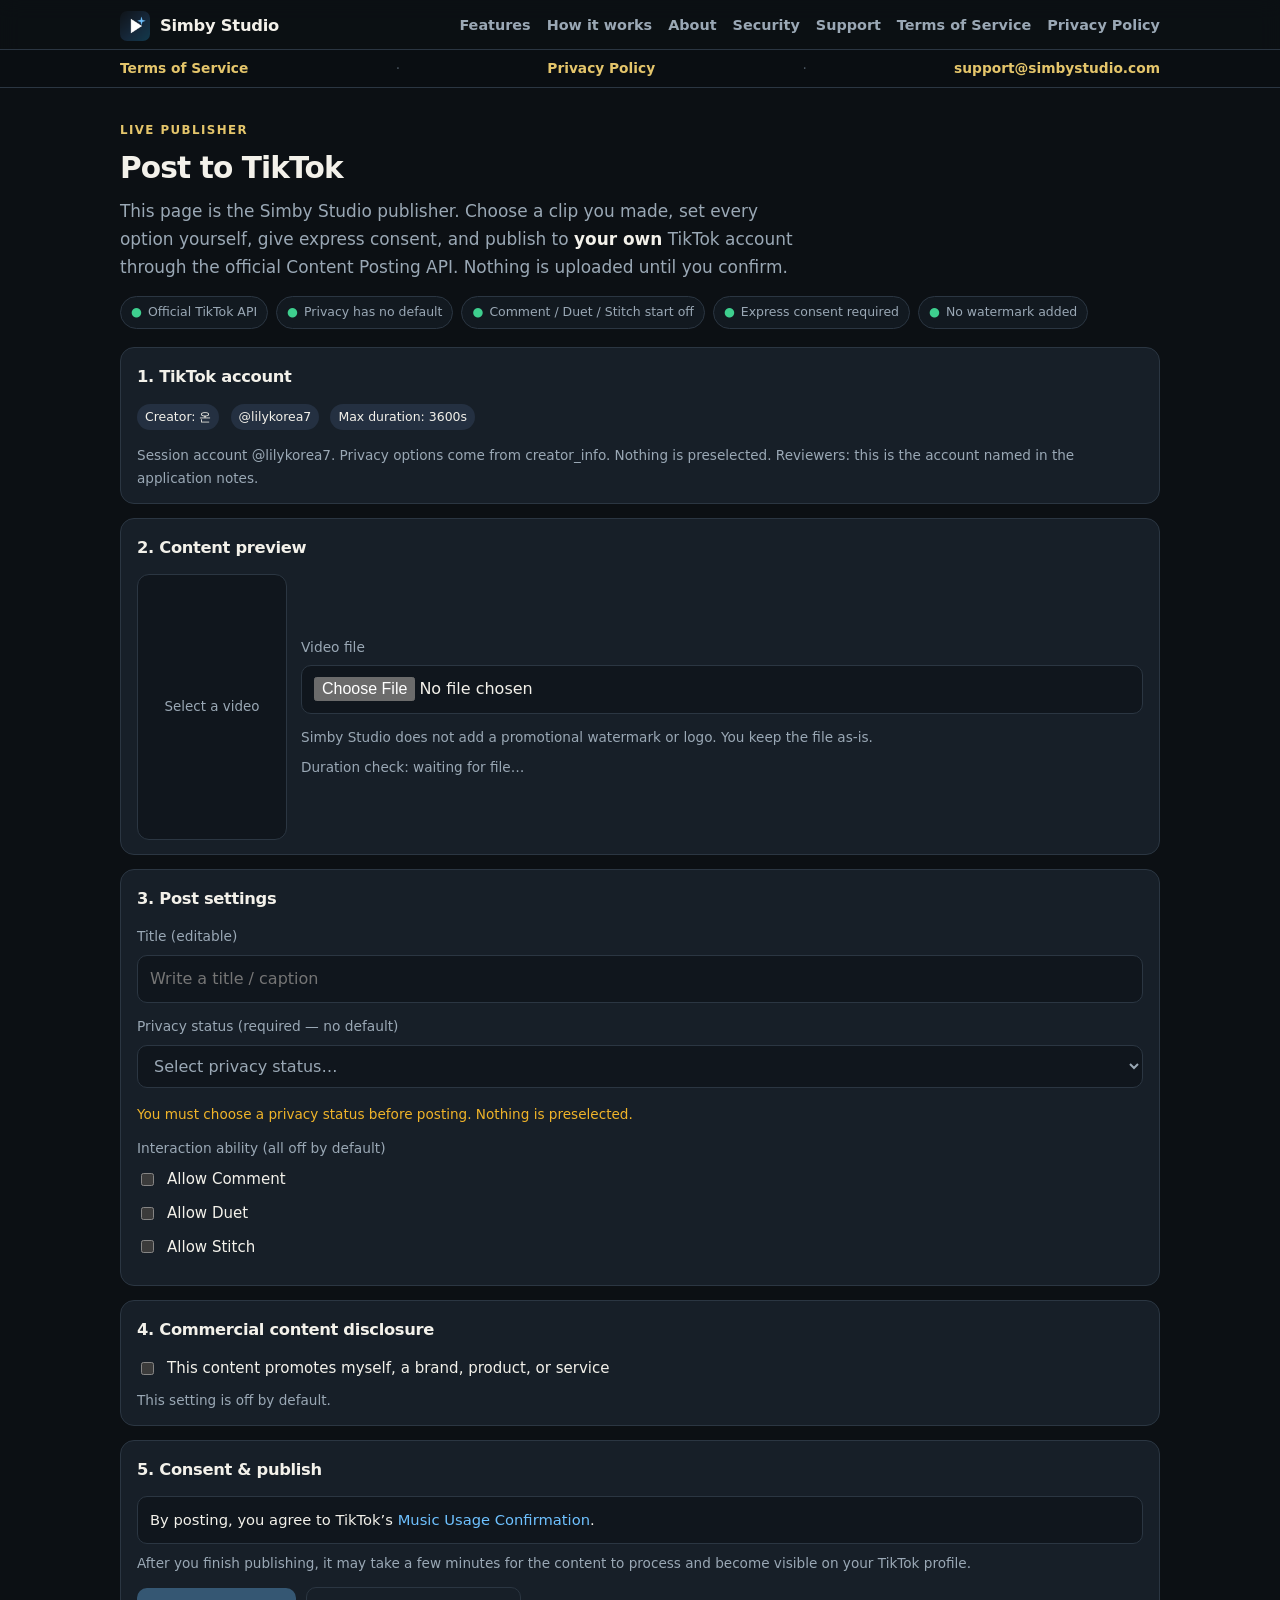
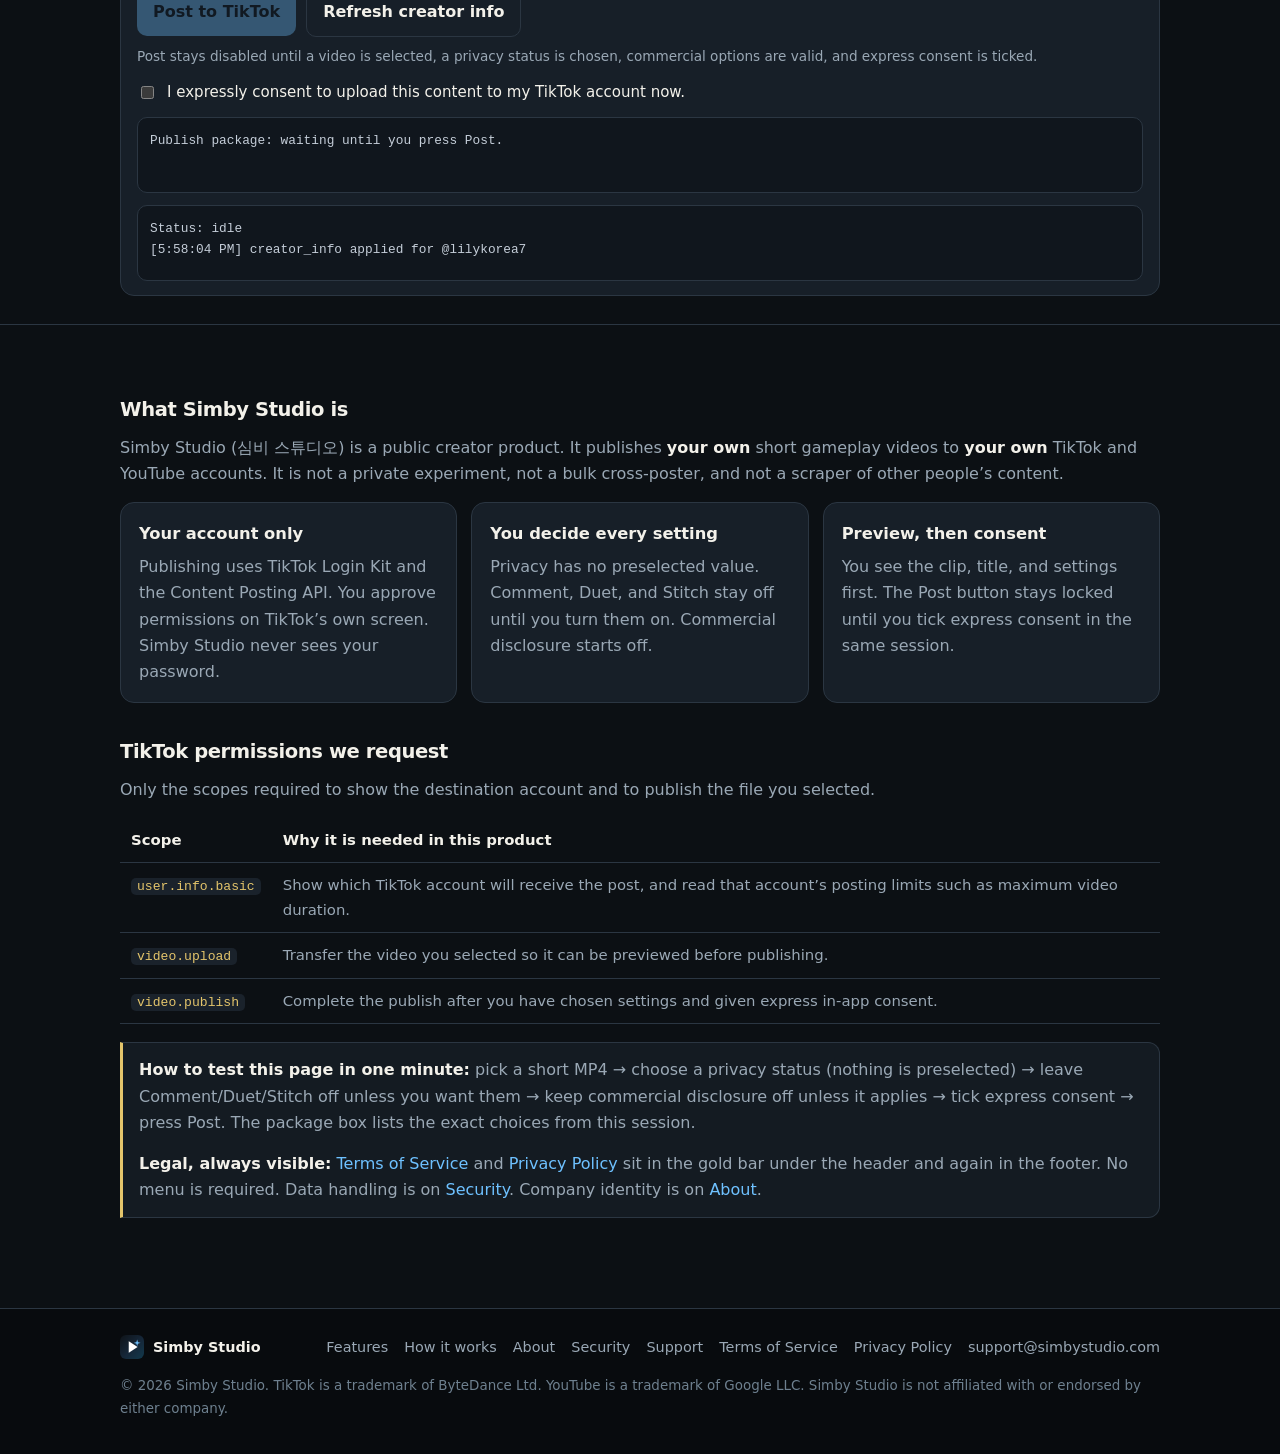
<file: index.html>
<!DOCTYPE html>
<html lang="en">
<head>
  <meta charset="utf-8" />
  <meta name="viewport" content="width=device-width, initial-scale=1" />
  <title>Simby Studio</title>
  <meta name="description" content="Simby Studio is a live creator publisher. Post your own gameplay clips to your own TikTok account through the official Content Posting API, with no default privacy, off-by-default interactions, commercial disclosure, preview, and express consent." />
  <link rel="canonical" href="https://simbystudio.com/" />
  <link rel="icon" href="favicon.ico" sizes="any" />
  <link rel="icon" type="image/png" sizes="192x192" href="icon-192.png" />
  <link rel="apple-touch-icon" href="icon-192.png" />
  <meta property="og:title" content="Simby Studio" />
  <meta property="og:description" content="Live publisher for your own TikTok account. Official Content Posting API. You choose every setting." />
  <meta property="og:image" content="https://simbystudio.com/icon-512.png" />
  <meta property="og:type" content="website" />
  <meta property="og:url" content="https://simbystudio.com/" />
  <link rel="stylesheet" href="assets/site.css" />
  <link rel="stylesheet" href="assets/publisher.css" />
  <script type="application/ld+json">
  {
    "@context": "https://schema.org",
    "@type": "SoftwareApplication",
    "name": "Simby Studio",
    "alternateName": "심비 스튜디오",
    "url": "https://simbystudio.com",
    "applicationCategory": "MultimediaApplication",
    "operatingSystem": "Web, macOS, Windows",
    "description": "Creator tool that publishes your own short gameplay videos to your own TikTok and YouTube accounts through official platform APIs.",
    "offers": { "@type": "Offer", "price": "0", "priceCurrency": "USD" },
    "publisher": {
      "@type": "Organization",
      "name": "Simby Studio",
      "url": "https://simbystudio.com",
      "email": "support@simbystudio.com"
    }
  }
  </script>
</head>
<body>
  <a class="skip" href="#publisher">Skip to publisher</a>

  <header class="site-header">
    <div class="inner">
      <a class="brand" href="./" aria-current="page">
        <img src="icon-192.png" alt="" width="30" height="30" />
        <span>Simby Studio</span>
      </a>
      <nav class="site-nav" aria-label="Primary">
        <a href="features/">Features</a>
        <a href="how-it-works/">How it works</a>
        <a href="about/">About</a>
        <a href="security/">Security</a>
        <a href="support/">Support</a>
        <a href="terms/">Terms of Service</a>
        <a href="privacy-policy/">Privacy Policy</a>
      </nav>
    </div>
    <div class="legal-bar">
      <div class="inner">
        <a href="terms/">Terms of Service</a>
        <span class="sep" aria-hidden="true">·</span>
        <a href="privacy-policy/">Privacy Policy</a>
        <span class="sep" aria-hidden="true">·</span>
        <a href="mailto:support@simbystudio.com">support@simbystudio.com</a>
      </div>
    </div>
  </header>

  <main>
    <section class="product-stage">
      <div class="wrap">
        <div class="product-head">
          <span class="kicker">Live publisher</span>
          <h1>Post to TikTok</h1>
          <p class="lead">This page is the Simby Studio publisher. Choose a clip you made, set every option yourself, give express consent, and publish to <strong>your own</strong> TikTok account through the official Content Posting API. Nothing is uploaded until you confirm.</p>
          <div class="trust-row">
            <span class="chip"><b>●</b> Official TikTok API</span>
            <span class="chip"><b>●</b> Privacy has no default</span>
            <span class="chip"><b>●</b> Comment / Duet / Stitch start off</span>
            <span class="chip"><b>●</b> Express consent required</span>
            <span class="chip"><b>●</b> No watermark added</span>
          </div>
        </div>

        <div id="publisher" class="pub">
          <section class="pub-card" id="creatorCard">
            <h2>1. TikTok account</h2>
            <div>
              <span class="pub-pill" id="nickPill">Creator: —</span>
              <span class="pub-pill" id="userPill">@—</span>
              <span class="pub-pill" id="durPill">Max duration: —</span>
            </div>
            <p class="pub-note" id="creatorNote">Loading creator info from TikTok…</p>
            <p class="pub-warn" id="capWarn" hidden>Posting limit reached for this creator. Try again later.</p>
          </section>

          <section class="pub-card">
            <h2>2. Content preview</h2>
            <div class="pub-preview">
              <div class="pub-thumb" id="thumb">
                <video id="previewVideo" muted playsinline controls preload="metadata" hidden></video>
                <span id="thumbLabel">Select a video</span>
              </div>
              <div>
                <div class="pub-row">
                  <label class="field" for="file">Video file</label>
                  <input id="file" type="file" accept="video/*" />
                </div>
                <p class="pub-note">Simby Studio does not add a promotional watermark or logo. You keep the file as-is.</p>
                <p class="pub-note" id="durationLine">Duration check: waiting for file…</p>
              </div>
            </div>
          </section>

          <section class="pub-card">
            <h2>3. Post settings</h2>
            <div class="pub-row">
              <label class="field" for="title">Title (editable)</label>
              <input id="title" type="text" maxlength="2200" placeholder="Write a title / caption" value="" />
            </div>
            <div class="pub-row">
              <label class="field" for="privacy">Privacy status (required — no default)</label>
              <select id="privacy" required>
                <option value="" selected disabled>Select privacy status…</option>
              </select>
              <span class="pub-warn" id="privacyHint">You must choose a privacy status before posting. Nothing is preselected.</span>
            </div>
            <div class="pub-row">
              <label class="field">Interaction ability (all off by default)</label>
              <div class="pub-toggles">
                <label class="pub-toggle"><input type="checkbox" id="allowComment" /> <span>Allow Comment</span></label>
                <label class="pub-toggle"><input type="checkbox" id="allowDuet" /> <span>Allow Duet</span></label>
                <label class="pub-toggle"><input type="checkbox" id="allowStitch" /> <span>Allow Stitch</span></label>
              </div>
            </div>
          </section>

          <section class="pub-card">
            <h2>4. Commercial content disclosure</h2>
            <label class="pub-toggle">
              <input type="checkbox" id="commercialToggle" />
              <span>This content promotes myself, a brand, product, or service</span>
            </label>
            <p class="pub-note">This setting is off by default.</p>
            <div class="pub-brand" id="brandBox">
              <label class="pub-toggle"><input type="checkbox" id="yourBrand" /> <span>Your brand — promoting yourself / your business (labeled “Promotional content”)</span></label>
              <label class="pub-toggle"><input type="checkbox" id="brandedContent" /> <span>Branded content — promoting another brand / third party (labeled “Paid partnership”)</span></label>
              <p class="pub-warn" id="brandHint" hidden>Indicate whether the content promotes yourself, a third party, or both.</p>
              <p class="pub-warn" id="privateBrandWarn" hidden>Branded content visibility cannot be set to private.</p>
            </div>
          </section>

          <section class="pub-card">
            <h2>5. Consent &amp; publish</h2>
            <div class="pub-declare" id="declareText">
              By posting, you agree to TikTok’s
              <a href="https://www.tiktok.com/legal/page/global/music-usage-confirmation/en" target="_blank" rel="noopener">Music Usage Confirmation</a>.
            </div>
            <p class="pub-note">After you finish publishing, it may take a few minutes for the content to process and become visible on your TikTok profile.</p>
            <div class="pub-actions">
              <button class="primary" id="publishBtn" type="button" disabled>Post to TikTok</button>
              <button class="ghost" id="refreshBtn" type="button">Refresh creator info</button>
            </div>
            <p class="pub-note" id="gateNote">Post stays disabled until a video is selected, a privacy status is chosen, commercial options are valid, and express consent is ticked.</p>
            <label class="pub-toggle" style="margin-top:12px">
              <input type="checkbox" id="expressConsent" />
              <span>I expressly consent to upload this content to my TikTok account now.</span>
            </label>
            <div class="pub-log" id="packageBox">Publish package: waiting until you press Post.</div>
            <div class="pub-log" id="statusLog">Status: idle</div>
          </section>
        </div>
      </div>
    </section>

    <div class="wrap">
      <h2>What Simby Studio is</h2>
      <p>Simby Studio (심비 스튜디오) is a public creator product. It publishes <strong>your own</strong> short gameplay videos to <strong>your own</strong> TikTok and YouTube accounts. It is not a private experiment, not a bulk cross-poster, and not a scraper of other people’s content.</p>

      <div class="grid grid-3">
        <div class="card">
          <h3>Your account only</h3>
          <p>Publishing uses TikTok Login Kit and the Content Posting API. You approve permissions on TikTok’s own screen. Simby Studio never sees your password.</p>
        </div>
        <div class="card">
          <h3>You decide every setting</h3>
          <p>Privacy has no preselected value. Comment, Duet, and Stitch stay off until you turn them on. Commercial disclosure starts off.</p>
        </div>
        <div class="card">
          <h3>Preview, then consent</h3>
          <p>You see the clip, title, and settings first. The Post button stays locked until you tick express consent in the same session.</p>
        </div>
      </div>

      <h2>TikTok permissions we request</h2>
      <p>Only the scopes required to show the destination account and to publish the file you selected.</p>
      <table class="data">
        <thead>
          <tr><th>Scope</th><th>Why it is needed in this product</th></tr>
        </thead>
        <tbody>
          <tr>
            <td><code>user.info.basic</code></td>
            <td>Show which TikTok account will receive the post, and read that account’s posting limits such as maximum video duration.</td>
          </tr>
          <tr>
            <td><code>video.upload</code></td>
            <td>Transfer the video you selected so it can be previewed before publishing.</td>
          </tr>
          <tr>
            <td><code>video.publish</code></td>
            <td>Complete the publish after you have chosen settings and given express in-app consent.</td>
          </tr>
        </tbody>
      </table>

      <div class="callout">
        <p><strong>How to test this page in one minute:</strong> pick a short MP4 → choose a privacy status (nothing is preselected) → leave Comment/Duet/Stitch off unless you want them → keep commercial disclosure off unless it applies → tick express consent → press Post. The package box lists the exact choices from this session.</p>
        <p><strong>Legal, always visible:</strong> <a href="terms/">Terms of Service</a> and <a href="privacy-policy/">Privacy Policy</a> sit in the gold bar under the header and again in the footer. No menu is required. Data handling is on <a href="security/">Security</a>. Company identity is on <a href="about/">About</a>.</p>
      </div>
    </div>
  </main>

  <footer class="site-footer">
    <div class="inner">
      <div class="fbrand">
        <img src="icon-192.png" alt="" width="24" height="24" />
        <span>Simby Studio</span>
      </div>
      <nav aria-label="Footer">
        <a href="features/">Features</a>
        <a href="how-it-works/">How it works</a>
        <a href="about/">About</a>
        <a href="security/">Security</a>
        <a href="support/">Support</a>
        <a href="terms/">Terms of Service</a>
        <a href="privacy-policy/">Privacy Policy</a>
        <a href="mailto:support@simbystudio.com">support@simbystudio.com</a>
      </nav>
      <p class="copy">© 2026 Simby Studio. TikTok is a trademark of ByteDance Ltd. YouTube is a trademark of Google LLC. Simby Studio is not affiliated with or endorsed by either company.</p>
    </div>
  </footer>
  <script src="assets/publisher.js"></script>
</body>
</html>
</file>
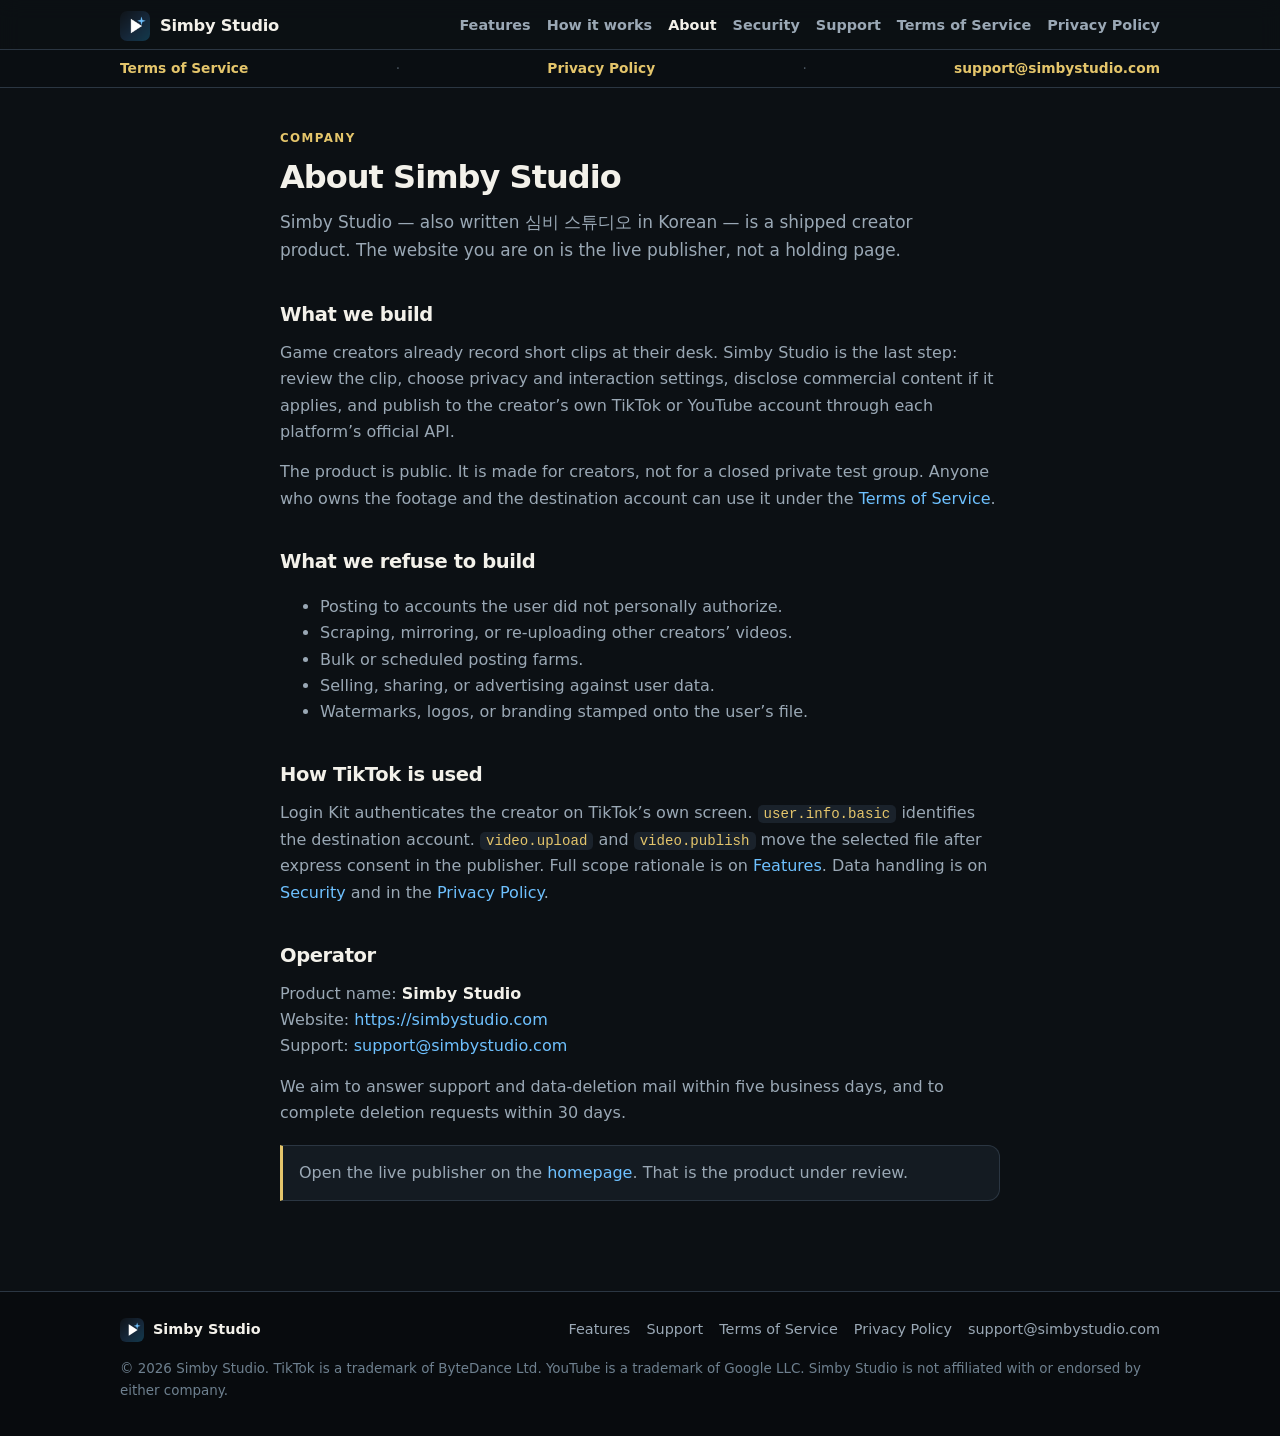
<file: about/index.html>
<!DOCTYPE html>
<html lang="en">
<head>
  <meta charset="utf-8" />
  <meta name="viewport" content="width=device-width, initial-scale=1" />
  <title>About — Simby Studio</title>
  <meta name="description" content="Simby Studio is a public creator product that publishes your own short gameplay videos to your own TikTok and YouTube accounts through official APIs." />
  <link rel="canonical" href="https://simbystudio.com/about/" />
  <link rel="icon" href="../favicon.ico" sizes="any" />
  <link rel="icon" type="image/png" sizes="192x192" href="../icon-192.png" />
  <link rel="apple-touch-icon" href="../icon-192.png" />
  <link rel="stylesheet" href="../assets/site.css" />
</head>
<body>
  <header class="site-header">
    <div class="inner">
      <a class="brand" href="../">
        <img src="../icon-192.png" alt="" width="30" height="30" />
        <span>Simby Studio</span>
      </a>
      <nav class="site-nav">
        <a href="../features/">Features</a>
        <a href="../how-it-works/">How it works</a>
        <a href="./" aria-current="page">About</a>
        <a href="../security/">Security</a>
        <a href="../support/">Support</a>
        <a href="../terms/">Terms of Service</a>
        <a href="../privacy-policy/">Privacy Policy</a>
      </nav>
    </div>
    <div class="legal-bar">
      <div class="inner">
        <a href="../terms/">Terms of Service</a>
        <span class="sep" aria-hidden="true">·</span>
        <a href="../privacy-policy/">Privacy Policy</a>
        <span class="sep" aria-hidden="true">·</span>
        <a href="mailto:support@simbystudio.com">support@simbystudio.com</a>
      </div>
    </div>
  </header>

  <main>
    <div class="wrap narrow">
      <span class="kicker">Company</span>
      <h1>About Simby Studio</h1>
      <p class="lead">Simby Studio — also written 심비 스튜디오 in Korean — is a shipped creator product. The website you are on is the live publisher, not a holding page.</p>

      <h2>What we build</h2>
      <p>Game creators already record short clips at their desk. Simby Studio is the last step: review the clip, choose privacy and interaction settings, disclose commercial content if it applies, and publish to the creator’s own TikTok or YouTube account through each platform’s official API.</p>
      <p>The product is public. It is made for creators, not for a closed private test group. Anyone who owns the footage and the destination account can use it under the <a href="../terms/">Terms of Service</a>.</p>

      <h2>What we refuse to build</h2>
      <ul>
        <li>Posting to accounts the user did not personally authorize.</li>
        <li>Scraping, mirroring, or re-uploading other creators’ videos.</li>
        <li>Bulk or scheduled posting farms.</li>
        <li>Selling, sharing, or advertising against user data.</li>
        <li>Watermarks, logos, or branding stamped onto the user’s file.</li>
      </ul>

      <h2>How TikTok is used</h2>
      <p>Login Kit authenticates the creator on TikTok’s own screen. <code>user.info.basic</code> identifies the destination account. <code>video.upload</code> and <code>video.publish</code> move the selected file after express consent in the publisher. Full scope rationale is on <a href="../features/">Features</a>. Data handling is on <a href="../security/">Security</a> and in the <a href="../privacy-policy/">Privacy Policy</a>.</p>

      <h2>Operator</h2>
      <p>Product name: <strong>Simby Studio</strong><br />
      Website: <a href="https://simbystudio.com">https://simbystudio.com</a><br />
      Support: <a href="mailto:support@simbystudio.com">support@simbystudio.com</a></p>
      <p>We aim to answer support and data-deletion mail within five business days, and to complete deletion requests within 30 days.</p>

      <div class="callout">
        <p>Open the live publisher on the <a href="../">homepage</a>. That is the product under review.</p>
      </div>
    </div>
  </main>

  <footer class="site-footer">
    <div class="inner">
      <div class="fbrand">
        <img src="../icon-192.png" alt="" width="24" height="24" />
        <span>Simby Studio</span>
      </div>
      <nav>
        <a href="../features/">Features</a>
        <a href="../support/">Support</a>
        <a href="../terms/">Terms of Service</a>
        <a href="../privacy-policy/">Privacy Policy</a>
        <a href="mailto:support@simbystudio.com">support@simbystudio.com</a>
      </nav>
      <p class="copy">© 2026 Simby Studio. TikTok is a trademark of ByteDance Ltd. YouTube is a trademark of Google LLC. Simby Studio is not affiliated with or endorsed by either company.</p>
    </div>
  </footer>
</body>
</html>
</file>
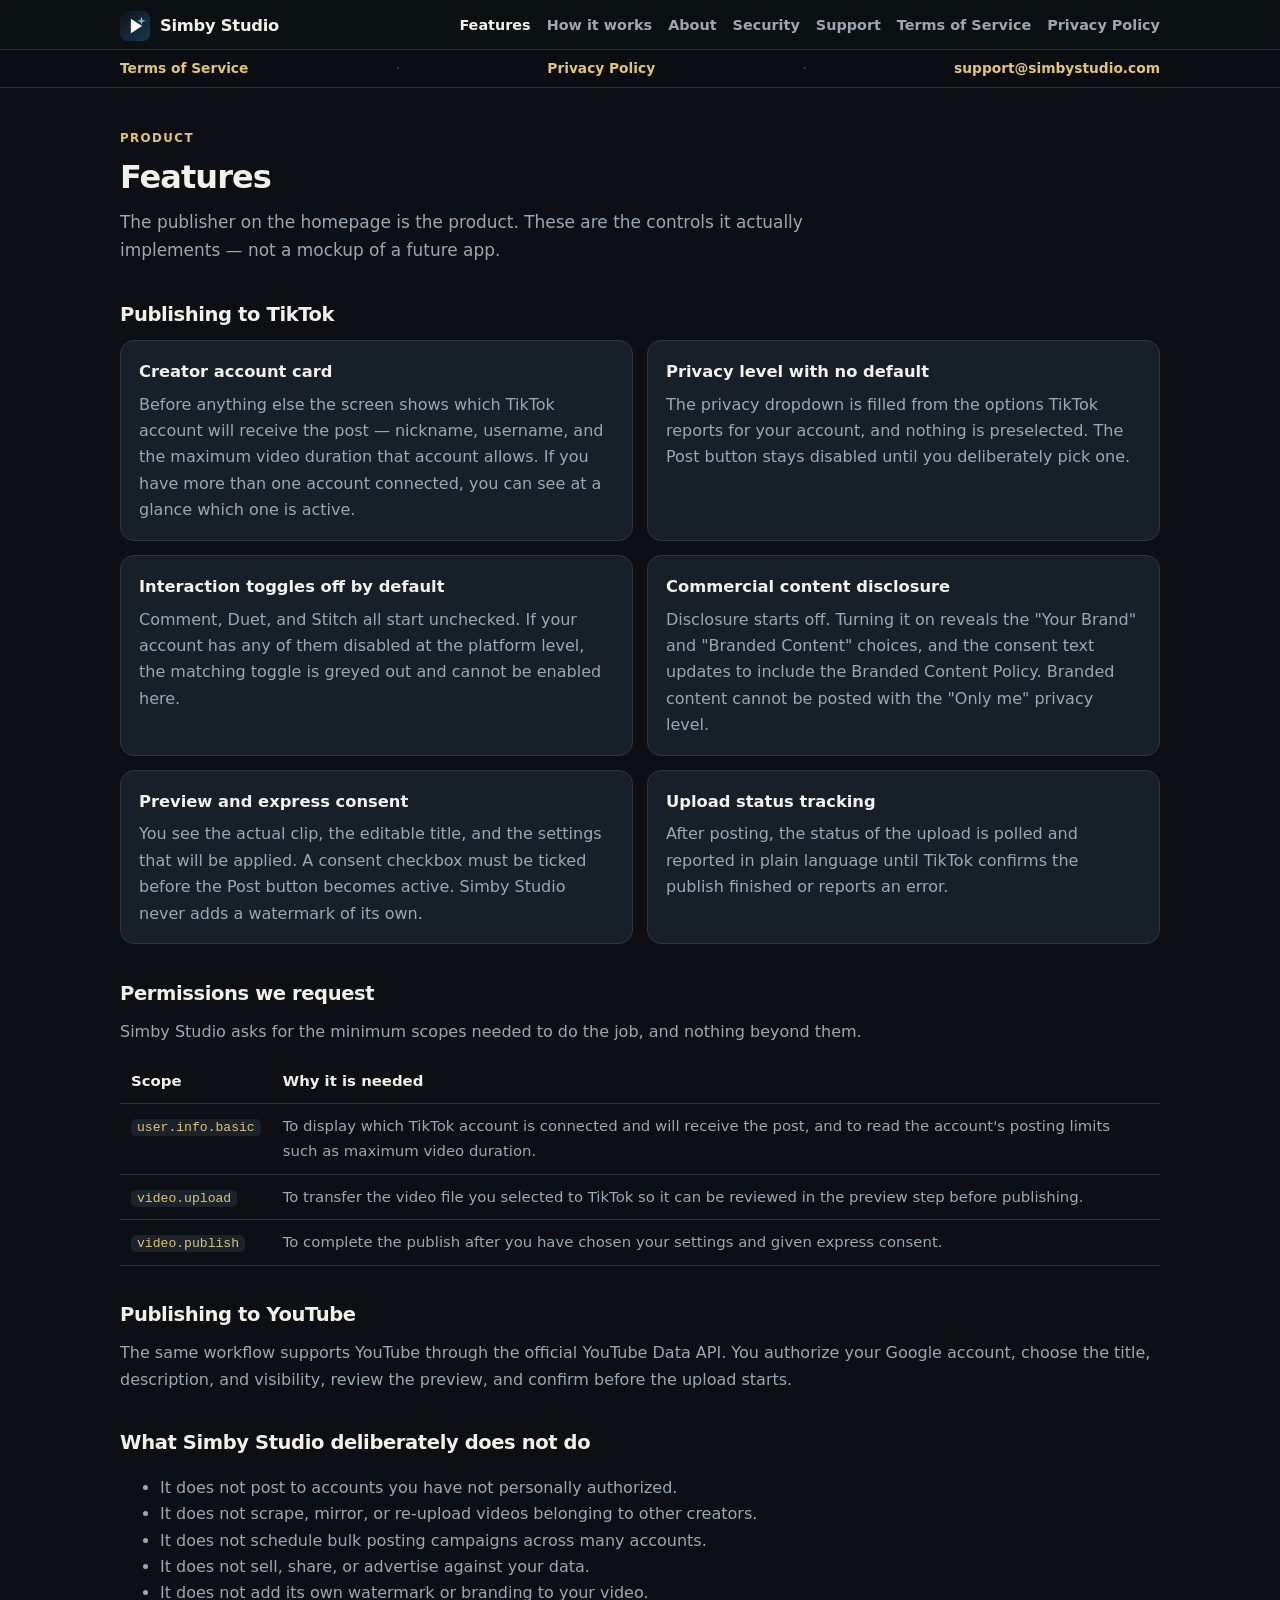
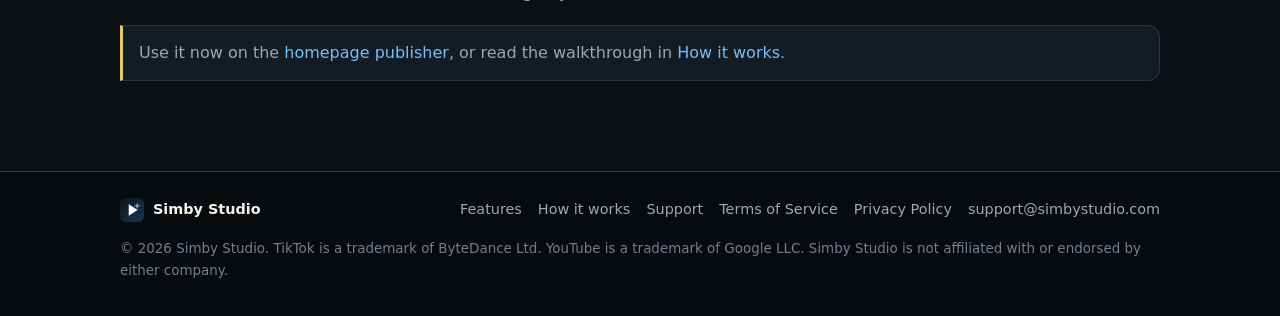
<file: features/index.html>
<!DOCTYPE html>
<html lang="en">
<head>
  <meta charset="utf-8" />
  <meta name="viewport" content="width=device-width, initial-scale=1" />
  <title>Features — Simby Studio</title>
  <meta name="description" content="What Simby Studio does: official TikTok Content Posting API publishing, creator-controlled privacy and interaction settings, commercial disclosure, preview, express consent, and upload status tracking." />
  <link rel="icon" href="../favicon.ico" sizes="any" />
  <link rel="icon" type="image/png" sizes="192x192" href="../icon-192.png" />
  <link rel="apple-touch-icon" href="../icon-192.png" />
  <link rel="stylesheet" href="../assets/site.css" />
</head>
<body>
  <header class="site-header">
    <div class="inner">
      <a class="brand" href="../">
        <img src="../icon-192.png" alt="Simby Studio" width="30" height="30" />
        <span>Simby Studio</span>
      </a>
      <nav class="site-nav">
        <a href="./" aria-current="page">Features</a>
        <a href="../how-it-works/">How it works</a>
        <a href="../about/">About</a>
        <a href="../security/">Security</a>
        <a href="../support/">Support</a>
        <a href="../terms/">Terms of Service</a>
        <a href="../privacy-policy/">Privacy Policy</a>
      </nav>
    </div>
    <div class="legal-bar">
      <div class="inner">
        <a href="../terms/">Terms of Service</a>
        <span class="sep" aria-hidden="true">·</span>
        <a href="../privacy-policy/">Privacy Policy</a>
        <span class="sep" aria-hidden="true">·</span>
        <a href="mailto:support@simbystudio.com">support@simbystudio.com</a>
      </div>
    </div>
  </header>

  <main>
    <div class="wrap">
      <span class="kicker">Product</span>
      <h1>Features</h1>
      <p class="lead">The publisher on the homepage is the product. These are the controls it actually implements — not a mockup of a future app.</p>

      <h2>Publishing to TikTok</h2>
      <div class="grid grid-2">
        <div class="card">
          <h3>Creator account card</h3>
          <p>Before anything else the screen shows which TikTok account will receive the post — nickname, username, and the maximum video duration that account allows. If you have more than one account connected, you can see at a glance which one is active.</p>
        </div>
        <div class="card">
          <h3>Privacy level with no default</h3>
          <p>The privacy dropdown is filled from the options TikTok reports for your account, and nothing is preselected. The Post button stays disabled until you deliberately pick one.</p>
        </div>
        <div class="card">
          <h3>Interaction toggles off by default</h3>
          <p>Comment, Duet, and Stitch all start unchecked. If your account has any of them disabled at the platform level, the matching toggle is greyed out and cannot be enabled here.</p>
        </div>
        <div class="card">
          <h3>Commercial content disclosure</h3>
          <p>Disclosure starts off. Turning it on reveals the "Your Brand" and "Branded Content" choices, and the consent text updates to include the Branded Content Policy. Branded content cannot be posted with the "Only me" privacy level.</p>
        </div>
        <div class="card">
          <h3>Preview and express consent</h3>
          <p>You see the actual clip, the editable title, and the settings that will be applied. A consent checkbox must be ticked before the Post button becomes active. Simby Studio never adds a watermark of its own.</p>
        </div>
        <div class="card">
          <h3>Upload status tracking</h3>
          <p>After posting, the status of the upload is polled and reported in plain language until TikTok confirms the publish finished or reports an error.</p>
        </div>
      </div>

      <h2>Permissions we request</h2>
      <p>Simby Studio asks for the minimum scopes needed to do the job, and nothing beyond them.</p>
      <table class="data">
        <thead>
          <tr><th>Scope</th><th>Why it is needed</th></tr>
        </thead>
        <tbody>
          <tr>
            <td><code>user.info.basic</code></td>
            <td>To display which TikTok account is connected and will receive the post, and to read the account's posting limits such as maximum video duration.</td>
          </tr>
          <tr>
            <td><code>video.upload</code></td>
            <td>To transfer the video file you selected to TikTok so it can be reviewed in the preview step before publishing.</td>
          </tr>
          <tr>
            <td><code>video.publish</code></td>
            <td>To complete the publish after you have chosen your settings and given express consent.</td>
          </tr>
        </tbody>
      </table>

      <h2>Publishing to YouTube</h2>
      <p>The same workflow supports YouTube through the official YouTube Data API. You authorize your Google account, choose the title, description, and visibility, review the preview, and confirm before the upload starts.</p>

      <h2>What Simby Studio deliberately does not do</h2>
      <ul>
        <li>It does not post to accounts you have not personally authorized.</li>
        <li>It does not scrape, mirror, or re-upload videos belonging to other creators.</li>
        <li>It does not schedule bulk posting campaigns across many accounts.</li>
        <li>It does not sell, share, or advertise against your data.</li>
        <li>It does not add its own watermark or branding to your video.</li>
      </ul>

      <div class="callout">
        <p>Use it now on the <a href="../">homepage publisher</a>, or read the walkthrough in <a href="../how-it-works/">How it works</a>.</p>
      </div>
    </div>
  </main>

  <footer class="site-footer">
    <div class="inner">
      <div class="fbrand">
        <img src="../icon-192.png" alt="Simby Studio" width="24" height="24" />
        <span>Simby Studio</span>
      </div>
      <nav>
        <a href="../features/">Features</a>
        <a href="../how-it-works/">How it works</a>
        <a href="../support/">Support</a>
        <a href="../terms/">Terms of Service</a>
        <a href="../privacy-policy/">Privacy Policy</a>
        <a href="mailto:support@simbystudio.com">support@simbystudio.com</a>
      </nav>
      <p class="copy">© 2026 Simby Studio. TikTok is a trademark of ByteDance Ltd. YouTube is a trademark of Google LLC. Simby Studio is not affiliated with or endorsed by either company.</p>
    </div>
  </footer>
</body>
</html>
</file>
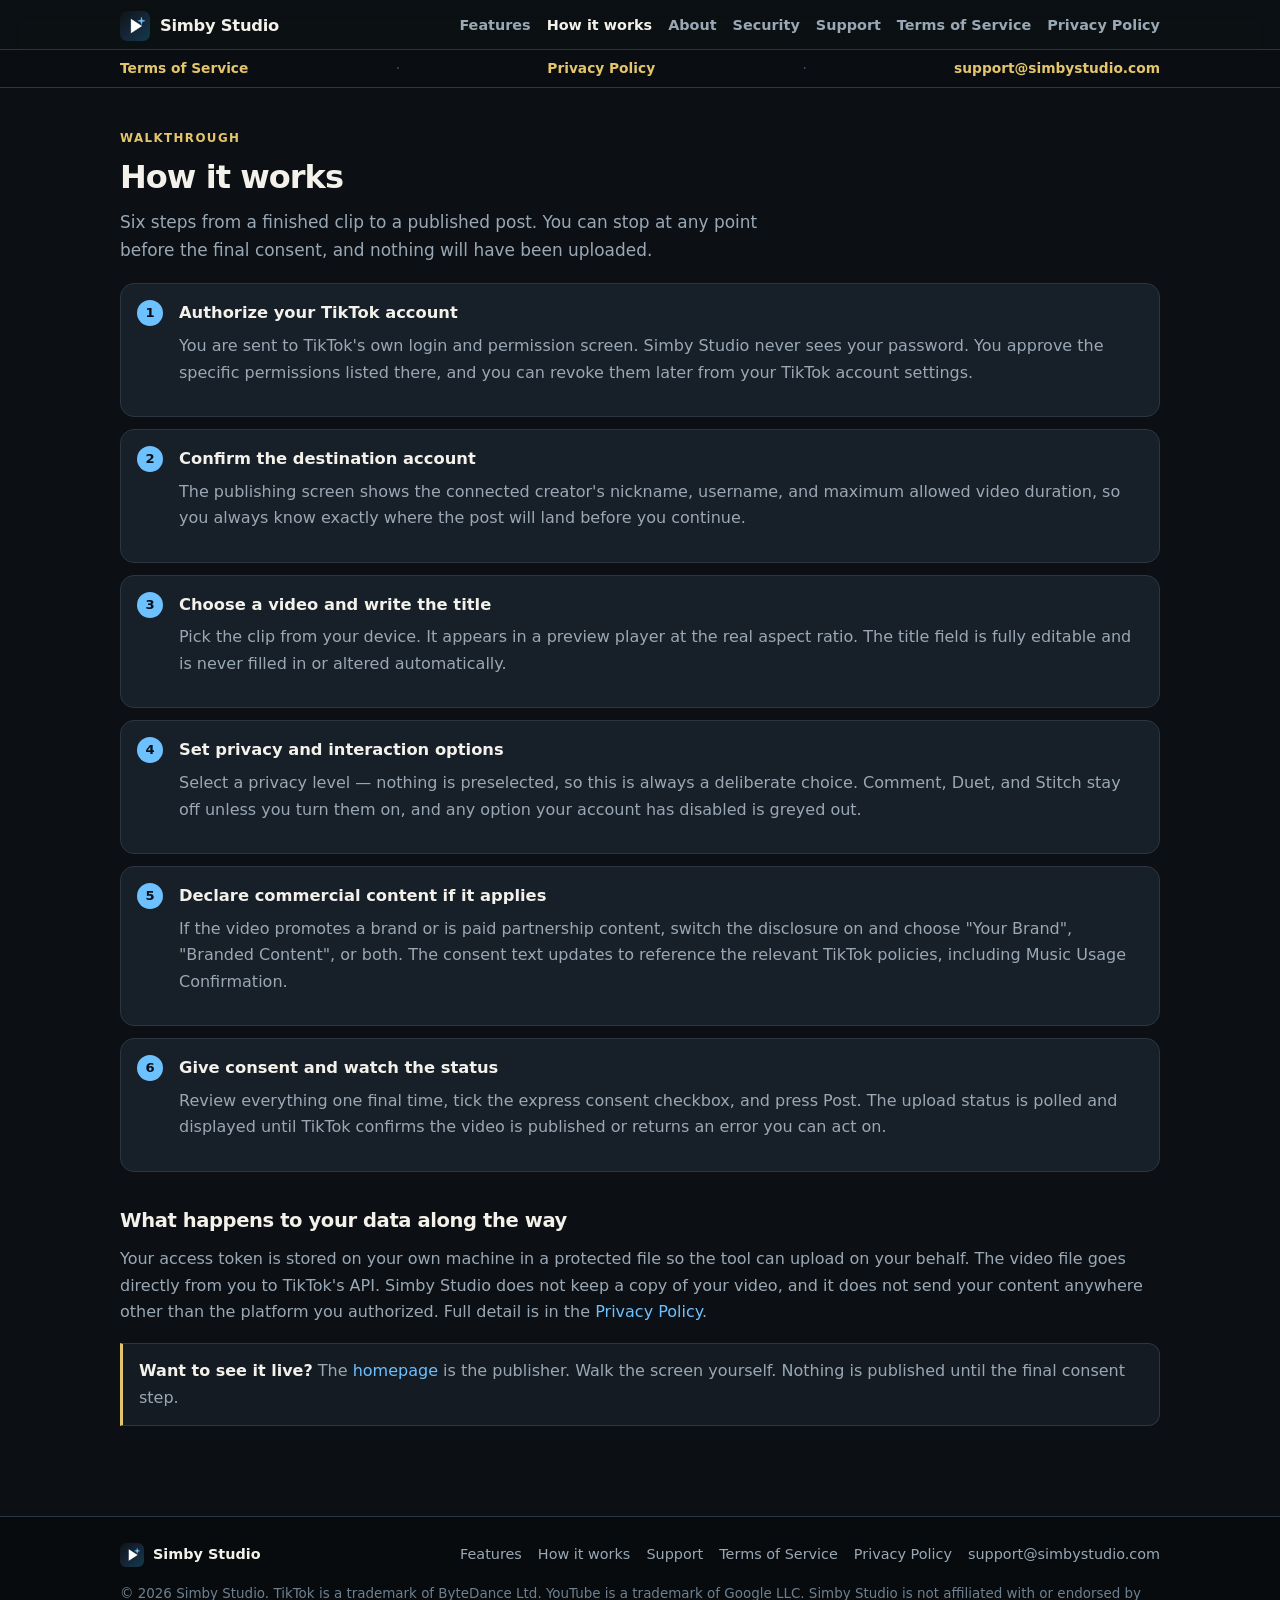
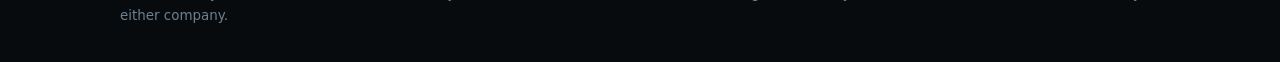
<file: how-it-works/index.html>
<!DOCTYPE html>
<html lang="en">
<head>
  <meta charset="utf-8" />
  <meta name="viewport" content="width=device-width, initial-scale=1" />
  <title>How it works — Simby Studio</title>
  <meta name="description" content="Step by step: connect your TikTok account, choose a video, set privacy and interaction options, review the preview, give consent, and track the upload status." />
  <link rel="icon" href="../favicon.ico" sizes="any" />
  <link rel="icon" type="image/png" sizes="192x192" href="../icon-192.png" />
  <link rel="apple-touch-icon" href="../icon-192.png" />
  <link rel="stylesheet" href="../assets/site.css" />
</head>
<body>
  <header class="site-header">
    <div class="inner">
      <a class="brand" href="../">
        <img src="../icon-192.png" alt="Simby Studio" width="30" height="30" />
        <span>Simby Studio</span>
      </a>
      <nav class="site-nav">
        <a href="../features/">Features</a>
        <a href="./" aria-current="page">How it works</a>
        <a href="../about/">About</a>
        <a href="../security/">Security</a>
        <a href="../support/">Support</a>
        <a href="../terms/">Terms of Service</a>
        <a href="../privacy-policy/">Privacy Policy</a>
      </nav>
    </div>
    <div class="legal-bar">
      <div class="inner">
        <a href="../terms/">Terms of Service</a>
        <span class="sep" aria-hidden="true">·</span>
        <a href="../privacy-policy/">Privacy Policy</a>
        <span class="sep" aria-hidden="true">·</span>
        <a href="mailto:support@simbystudio.com">support@simbystudio.com</a>
      </div>
    </div>
  </header>

  <main>
    <div class="wrap">
      <span class="kicker">Walkthrough</span>
      <h1>How it works</h1>
      <p class="lead">Six steps from a finished clip to a published post. You can stop at any point before the final consent, and nothing will have been uploaded.</p>

      <ol class="steps">
        <li>
          <h3>Authorize your TikTok account</h3>
          <p>You are sent to TikTok's own login and permission screen. Simby Studio never sees your password. You approve the specific permissions listed there, and you can revoke them later from your TikTok account settings.</p>
        </li>
        <li>
          <h3>Confirm the destination account</h3>
          <p>The publishing screen shows the connected creator's nickname, username, and maximum allowed video duration, so you always know exactly where the post will land before you continue.</p>
        </li>
        <li>
          <h3>Choose a video and write the title</h3>
          <p>Pick the clip from your device. It appears in a preview player at the real aspect ratio. The title field is fully editable and is never filled in or altered automatically.</p>
        </li>
        <li>
          <h3>Set privacy and interaction options</h3>
          <p>Select a privacy level — nothing is preselected, so this is always a deliberate choice. Comment, Duet, and Stitch stay off unless you turn them on, and any option your account has disabled is greyed out.</p>
        </li>
        <li>
          <h3>Declare commercial content if it applies</h3>
          <p>If the video promotes a brand or is paid partnership content, switch the disclosure on and choose "Your Brand", "Branded Content", or both. The consent text updates to reference the relevant TikTok policies, including Music Usage Confirmation.</p>
        </li>
        <li>
          <h3>Give consent and watch the status</h3>
          <p>Review everything one final time, tick the express consent checkbox, and press Post. The upload status is polled and displayed until TikTok confirms the video is published or returns an error you can act on.</p>
        </li>
      </ol>

      <h2>What happens to your data along the way</h2>
      <p>Your access token is stored on your own machine in a protected file so the tool can upload on your behalf. The video file goes directly from you to TikTok's API. Simby Studio does not keep a copy of your video, and it does not send your content anywhere other than the platform you authorized. Full detail is in the <a href="../privacy-policy/">Privacy Policy</a>.</p>

      <div class="callout">
        <p><strong>Want to see it live?</strong> The <a href="../">homepage</a> is the publisher. Walk the screen yourself. Nothing is published until the final consent step.</p>
      </div>
    </div>
  </main>

  <footer class="site-footer">
    <div class="inner">
      <div class="fbrand">
        <img src="../icon-192.png" alt="Simby Studio" width="24" height="24" />
        <span>Simby Studio</span>
      </div>
      <nav>
        <a href="../features/">Features</a>
        <a href="../how-it-works/">How it works</a>
        <a href="../support/">Support</a>
        <a href="../terms/">Terms of Service</a>
        <a href="../privacy-policy/">Privacy Policy</a>
        <a href="mailto:support@simbystudio.com">support@simbystudio.com</a>
      </nav>
      <p class="copy">© 2026 Simby Studio. TikTok is a trademark of ByteDance Ltd. YouTube is a trademark of Google LLC. Simby Studio is not affiliated with or endorsed by either company.</p>
    </div>
  </footer>
</body>
</html>
</file>
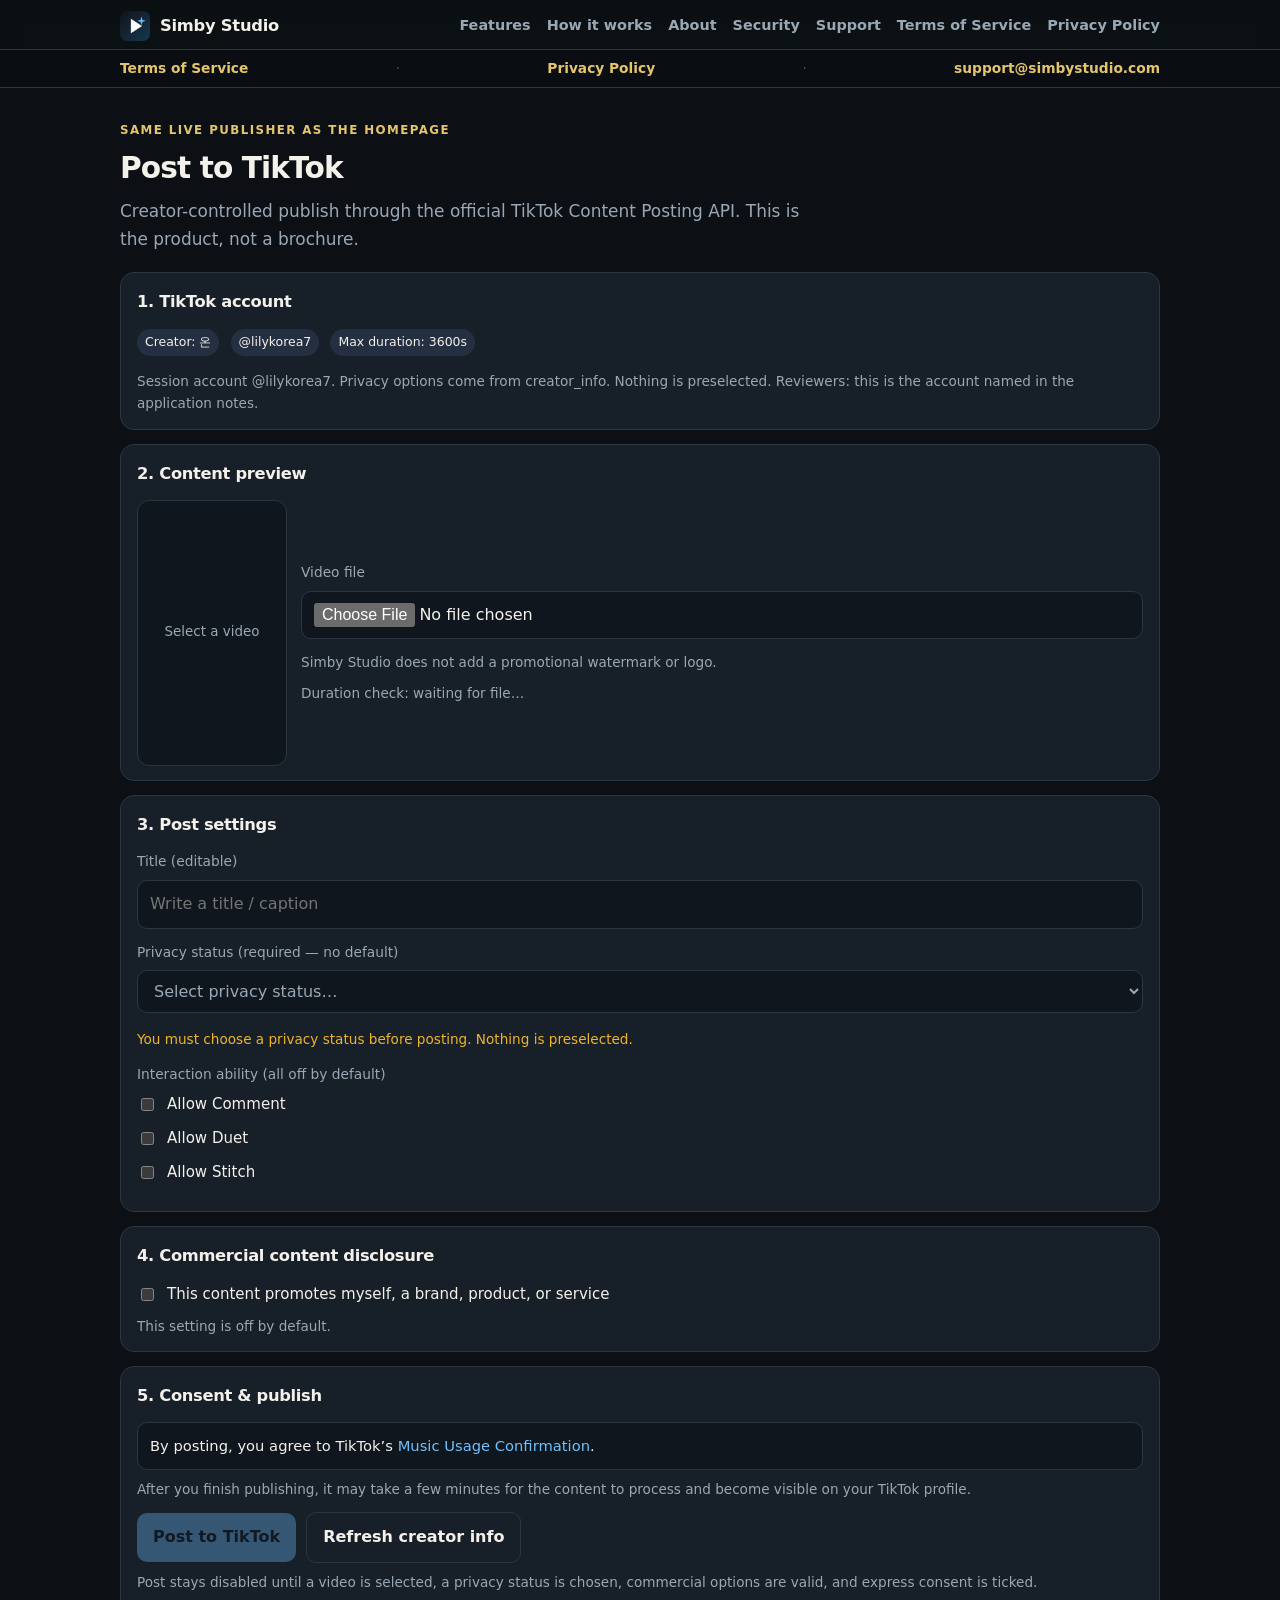
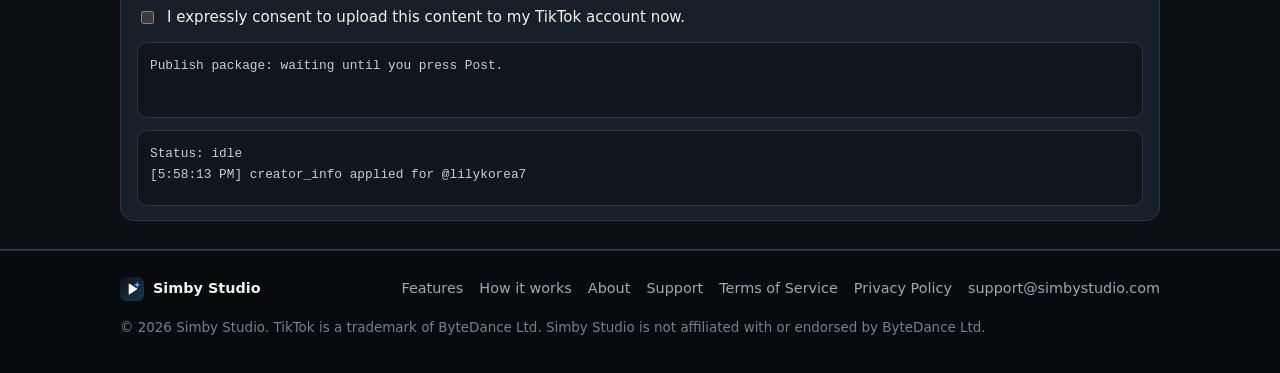
<file: post/index.html>
<!DOCTYPE html>
<html lang="en">
<head>
  <meta charset="utf-8" />
  <meta name="viewport" content="width=device-width, initial-scale=1" />
  <title>Post to TikTok — Simby Studio</title>
  <meta name="description" content="Simby Studio publishing screen: creator account, preview, privacy with no default, interaction toggles off by default, commercial disclosure, express consent, and publish status." />
  <link rel="canonical" href="https://simbystudio.com/post/" />
  <link rel="icon" href="../favicon.ico" sizes="any" />
  <link rel="icon" type="image/png" sizes="192x192" href="../icon-192.png" />
  <link rel="apple-touch-icon" href="../icon-192.png" />
  <link rel="stylesheet" href="../assets/site.css" />
  <link rel="stylesheet" href="../assets/publisher.css" />
</head>
<body>
  <a class="skip" href="#publisher">Skip to publisher</a>
  <header class="site-header">
    <div class="inner">
      <a class="brand" href="../">
        <img src="../icon-192.png" alt="" width="30" height="30" />
        <span>Simby Studio</span>
      </a>
      <nav class="site-nav" aria-label="Primary">
        <a href="../features/">Features</a>
        <a href="../how-it-works/">How it works</a>
        <a href="../about/">About</a>
        <a href="../security/">Security</a>
        <a href="../support/">Support</a>
        <a href="../terms/">Terms of Service</a>
        <a href="../privacy-policy/">Privacy Policy</a>
      </nav>
    </div>
    <div class="legal-bar">
      <div class="inner">
        <a href="../terms/">Terms of Service</a>
        <span class="sep" aria-hidden="true">·</span>
        <a href="../privacy-policy/">Privacy Policy</a>
        <span class="sep" aria-hidden="true">·</span>
        <a href="mailto:support@simbystudio.com">support@simbystudio.com</a>
      </div>
    </div>
  </header>

  <main>
    <section class="product-stage">
      <div class="wrap">
        <div class="product-head">
          <span class="kicker">Same live publisher as the homepage</span>
          <h1>Post to TikTok</h1>
          <p class="lead">Creator-controlled publish through the official TikTok Content Posting API. This is the product, not a brochure.</p>
        </div>
        <div id="publisher" class="pub">
          <section class="pub-card" id="creatorCard">
            <h2>1. TikTok account</h2>
            <div>
              <span class="pub-pill" id="nickPill">Creator: —</span>
              <span class="pub-pill" id="userPill">@—</span>
              <span class="pub-pill" id="durPill">Max duration: —</span>
            </div>
            <p class="pub-note" id="creatorNote">Loading creator info from TikTok…</p>
            <p class="pub-warn" id="capWarn" hidden>Posting limit reached for this creator. Try again later.</p>
          </section>
          <section class="pub-card">
            <h2>2. Content preview</h2>
            <div class="pub-preview">
              <div class="pub-thumb" id="thumb">
                <video id="previewVideo" muted playsinline controls preload="metadata" hidden></video>
                <span id="thumbLabel">Select a video</span>
              </div>
              <div>
                <div class="pub-row">
                  <label class="field" for="file">Video file</label>
                  <input id="file" type="file" accept="video/*" />
                </div>
                <p class="pub-note">Simby Studio does not add a promotional watermark or logo.</p>
                <p class="pub-note" id="durationLine">Duration check: waiting for file…</p>
              </div>
            </div>
          </section>
          <section class="pub-card">
            <h2>3. Post settings</h2>
            <div class="pub-row">
              <label class="field" for="title">Title (editable)</label>
              <input id="title" type="text" maxlength="2200" placeholder="Write a title / caption" value="" />
            </div>
            <div class="pub-row">
              <label class="field" for="privacy">Privacy status (required — no default)</label>
              <select id="privacy" required>
                <option value="" selected disabled>Select privacy status…</option>
              </select>
              <span class="pub-warn" id="privacyHint">You must choose a privacy status before posting. Nothing is preselected.</span>
            </div>
            <div class="pub-row">
              <label class="field">Interaction ability (all off by default)</label>
              <div class="pub-toggles">
                <label class="pub-toggle"><input type="checkbox" id="allowComment" /> <span>Allow Comment</span></label>
                <label class="pub-toggle"><input type="checkbox" id="allowDuet" /> <span>Allow Duet</span></label>
                <label class="pub-toggle"><input type="checkbox" id="allowStitch" /> <span>Allow Stitch</span></label>
              </div>
            </div>
          </section>
          <section class="pub-card">
            <h2>4. Commercial content disclosure</h2>
            <label class="pub-toggle">
              <input type="checkbox" id="commercialToggle" />
              <span>This content promotes myself, a brand, product, or service</span>
            </label>
            <p class="pub-note">This setting is off by default.</p>
            <div class="pub-brand" id="brandBox">
              <label class="pub-toggle"><input type="checkbox" id="yourBrand" /> <span>Your brand — promoting yourself / your business (labeled “Promotional content”)</span></label>
              <label class="pub-toggle"><input type="checkbox" id="brandedContent" /> <span>Branded content — promoting another brand / third party (labeled “Paid partnership”)</span></label>
              <p class="pub-warn" id="brandHint" hidden>Indicate whether the content promotes yourself, a third party, or both.</p>
              <p class="pub-warn" id="privateBrandWarn" hidden>Branded content visibility cannot be set to private.</p>
            </div>
          </section>
          <section class="pub-card">
            <h2>5. Consent &amp; publish</h2>
            <div class="pub-declare" id="declareText">
              By posting, you agree to TikTok’s
              <a href="https://www.tiktok.com/legal/page/global/music-usage-confirmation/en" target="_blank" rel="noopener">Music Usage Confirmation</a>.
            </div>
            <p class="pub-note">After you finish publishing, it may take a few minutes for the content to process and become visible on your TikTok profile.</p>
            <div class="pub-actions">
              <button class="primary" id="publishBtn" type="button" disabled>Post to TikTok</button>
              <button class="ghost" id="refreshBtn" type="button">Refresh creator info</button>
            </div>
            <p class="pub-note">Post stays disabled until a video is selected, a privacy status is chosen, commercial options are valid, and express consent is ticked.</p>
            <label class="pub-toggle" style="margin-top:12px">
              <input type="checkbox" id="expressConsent" />
              <span>I expressly consent to upload this content to my TikTok account now.</span>
            </label>
            <div class="pub-log" id="packageBox">Publish package: waiting until you press Post.</div>
            <div class="pub-log" id="statusLog">Status: idle</div>
          </section>
        </div>
      </div>
    </section>
  </main>

  <footer class="site-footer">
    <div class="inner">
      <div class="fbrand">
        <img src="../icon-192.png" alt="" width="24" height="24" />
        <span>Simby Studio</span>
      </div>
      <nav>
        <a href="../features/">Features</a>
        <a href="../how-it-works/">How it works</a>
        <a href="../about/">About</a>
        <a href="../support/">Support</a>
        <a href="../terms/">Terms of Service</a>
        <a href="../privacy-policy/">Privacy Policy</a>
        <a href="mailto:support@simbystudio.com">support@simbystudio.com</a>
      </nav>
      <p class="copy">© 2026 Simby Studio. TikTok is a trademark of ByteDance Ltd. Simby Studio is not affiliated with or endorsed by ByteDance Ltd.</p>
    </div>
  </footer>
  <script src="../assets/publisher.js"></script>
</body>
</html>
</file>
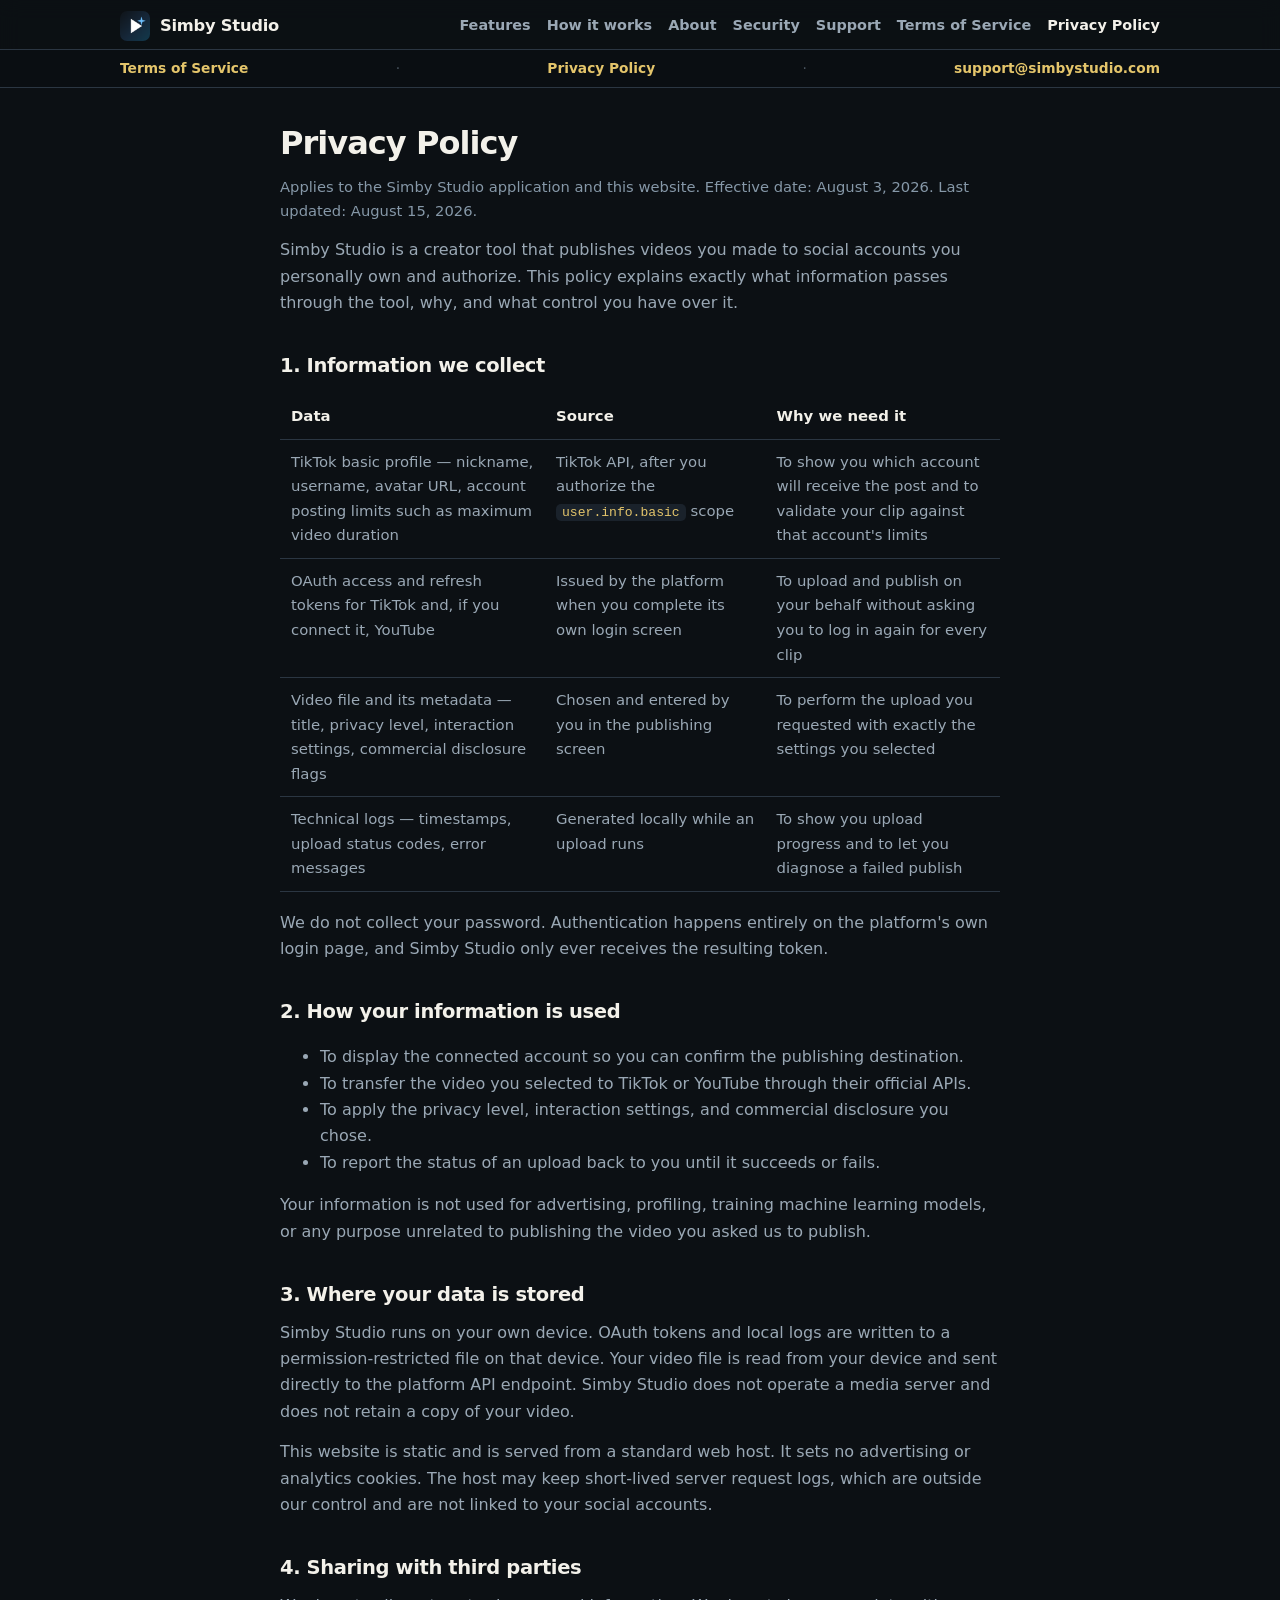
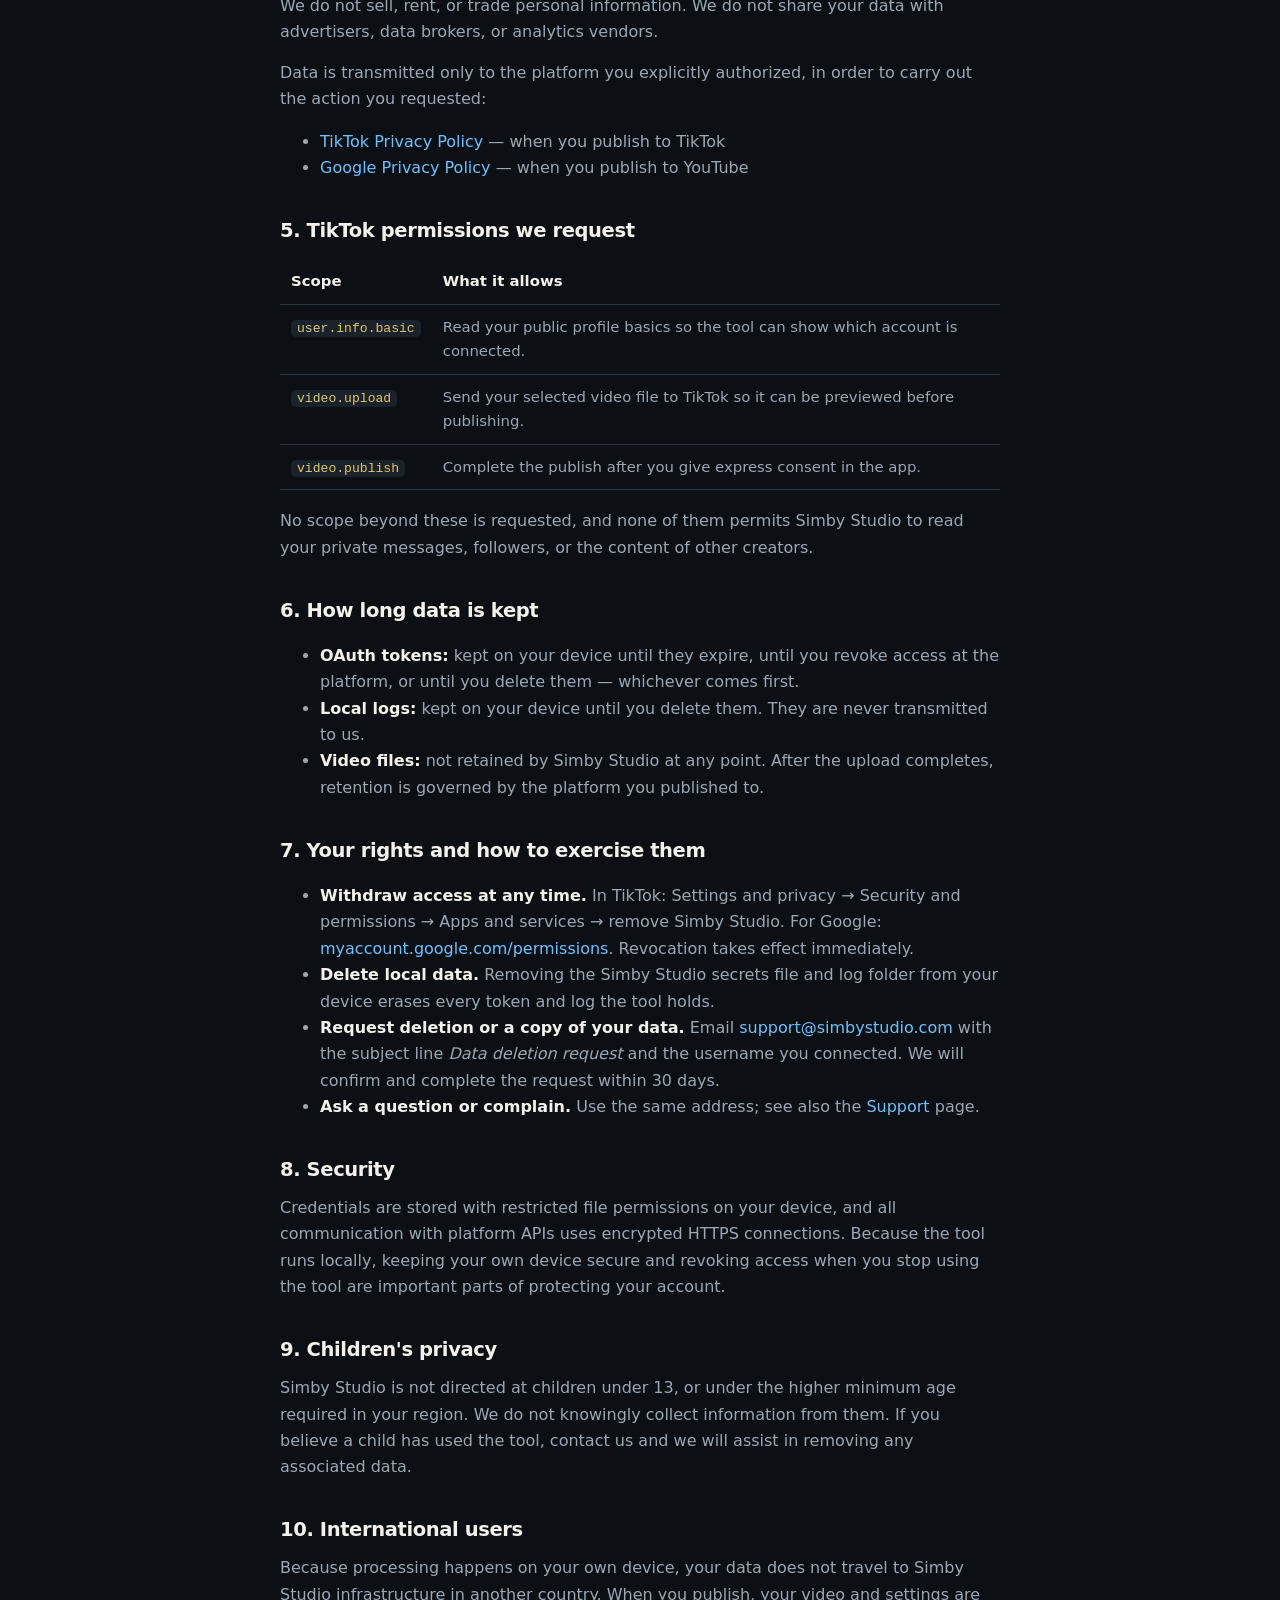
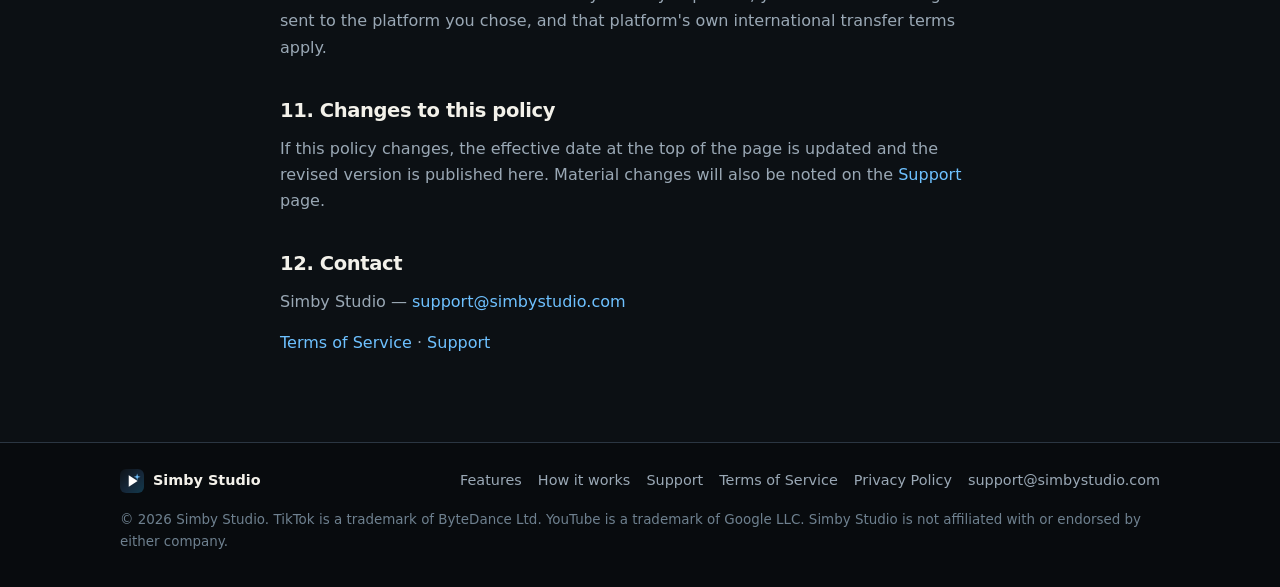
<file: privacy-policy/index.html>
<!DOCTYPE html>
<html lang="en">
<head>
  <meta charset="utf-8" />
  <meta name="viewport" content="width=device-width, initial-scale=1" />
  <title>Privacy Policy — Simby Studio</title>
  <meta name="description" content="Simby Studio Privacy Policy: what data is collected, why it is used, who it is shared with, how long it is kept, and how to request deletion." />
  <link rel="icon" href="../favicon.ico" sizes="any" />
  <link rel="icon" type="image/png" sizes="192x192" href="../icon-192.png" />
  <link rel="apple-touch-icon" href="../icon-192.png" />
  <link rel="stylesheet" href="../assets/site.css" />
</head>
<body>
  <header class="site-header">
    <div class="inner">
      <a class="brand" href="../">
        <img src="../icon-192.png" alt="Simby Studio" width="30" height="30" />
        <span>Simby Studio</span>
      </a>
      <nav class="site-nav">
        <a href="../features/">Features</a>
        <a href="../how-it-works/">How it works</a>
        <a href="../about/">About</a>
        <a href="../security/">Security</a>
        <a href="../support/">Support</a>
        <a href="../terms/">Terms of Service</a>
        <a href="./" aria-current="page">Privacy Policy</a>
      </nav>
    </div>
    <div class="legal-bar">
      <div class="inner">
        <a href="../terms/">Terms of Service</a>
        <span class="sep" aria-hidden="true">·</span>
        <a href="./">Privacy Policy</a>
        <span class="sep" aria-hidden="true">·</span>
        <a href="mailto:support@simbystudio.com">support@simbystudio.com</a>
      </div>
    </div>
  </header>

  <main>
    <div class="wrap narrow">
      <h1>Privacy Policy</h1>
      <p class="meta">Applies to the Simby Studio application and this website. Effective date: August 3, 2026. Last updated: August 15, 2026.</p>

      <p>Simby Studio is a creator tool that publishes videos you made to social accounts you personally own and authorize. This policy explains exactly what information passes through the tool, why, and what control you have over it.</p>

      <h2>1. Information we collect</h2>
      <table class="data">
        <thead>
          <tr><th>Data</th><th>Source</th><th>Why we need it</th></tr>
        </thead>
        <tbody>
          <tr>
            <td>TikTok basic profile — nickname, username, avatar URL, account posting limits such as maximum video duration</td>
            <td>TikTok API, after you authorize the <code>user.info.basic</code> scope</td>
            <td>To show you which account will receive the post and to validate your clip against that account's limits</td>
          </tr>
          <tr>
            <td>OAuth access and refresh tokens for TikTok and, if you connect it, YouTube</td>
            <td>Issued by the platform when you complete its own login screen</td>
            <td>To upload and publish on your behalf without asking you to log in again for every clip</td>
          </tr>
          <tr>
            <td>Video file and its metadata — title, privacy level, interaction settings, commercial disclosure flags</td>
            <td>Chosen and entered by you in the publishing screen</td>
            <td>To perform the upload you requested with exactly the settings you selected</td>
          </tr>
          <tr>
            <td>Technical logs — timestamps, upload status codes, error messages</td>
            <td>Generated locally while an upload runs</td>
            <td>To show you upload progress and to let you diagnose a failed publish</td>
          </tr>
        </tbody>
      </table>

      <p>We do not collect your password. Authentication happens entirely on the platform's own login page, and Simby Studio only ever receives the resulting token.</p>

      <h2>2. How your information is used</h2>
      <ul>
        <li>To display the connected account so you can confirm the publishing destination.</li>
        <li>To transfer the video you selected to TikTok or YouTube through their official APIs.</li>
        <li>To apply the privacy level, interaction settings, and commercial disclosure you chose.</li>
        <li>To report the status of an upload back to you until it succeeds or fails.</li>
      </ul>
      <p>Your information is not used for advertising, profiling, training machine learning models, or any purpose unrelated to publishing the video you asked us to publish.</p>

      <h2>3. Where your data is stored</h2>
      <p>Simby Studio runs on your own device. OAuth tokens and local logs are written to a permission-restricted file on that device. Your video file is read from your device and sent directly to the platform API endpoint. Simby Studio does not operate a media server and does not retain a copy of your video.</p>
      <p>This website is static and is served from a standard web host. It sets no advertising or analytics cookies. The host may keep short-lived server request logs, which are outside our control and are not linked to your social accounts.</p>

      <h2>4. Sharing with third parties</h2>
      <p>We do not sell, rent, or trade personal information. We do not share your data with advertisers, data brokers, or analytics vendors.</p>
      <p>Data is transmitted only to the platform you explicitly authorized, in order to carry out the action you requested:</p>
      <ul>
        <li><a href="https://www.tiktok.com/legal/page/row/privacy-policy/en" rel="noopener">TikTok Privacy Policy</a> — when you publish to TikTok</li>
        <li><a href="https://policies.google.com/privacy" rel="noopener">Google Privacy Policy</a> — when you publish to YouTube</li>
      </ul>

      <h2>5. TikTok permissions we request</h2>
      <table class="data">
        <thead>
          <tr><th>Scope</th><th>What it allows</th></tr>
        </thead>
        <tbody>
          <tr><td><code>user.info.basic</code></td><td>Read your public profile basics so the tool can show which account is connected.</td></tr>
          <tr><td><code>video.upload</code></td><td>Send your selected video file to TikTok so it can be previewed before publishing.</td></tr>
          <tr><td><code>video.publish</code></td><td>Complete the publish after you give express consent in the app.</td></tr>
        </tbody>
      </table>
      <p>No scope beyond these is requested, and none of them permits Simby Studio to read your private messages, followers, or the content of other creators.</p>

      <h2>6. How long data is kept</h2>
      <ul>
        <li><strong>OAuth tokens:</strong> kept on your device until they expire, until you revoke access at the platform, or until you delete them — whichever comes first.</li>
        <li><strong>Local logs:</strong> kept on your device until you delete them. They are never transmitted to us.</li>
        <li><strong>Video files:</strong> not retained by Simby Studio at any point. After the upload completes, retention is governed by the platform you published to.</li>
      </ul>

      <h2>7. Your rights and how to exercise them</h2>
      <ul>
        <li><strong>Withdraw access at any time.</strong> In TikTok: Settings and privacy → Security and permissions → Apps and services → remove Simby Studio. For Google: <a href="https://myaccount.google.com/permissions" rel="noopener">myaccount.google.com/permissions</a>. Revocation takes effect immediately.</li>
        <li><strong>Delete local data.</strong> Removing the Simby Studio secrets file and log folder from your device erases every token and log the tool holds.</li>
        <li><strong>Request deletion or a copy of your data.</strong> Email <a href="mailto:support@simbystudio.com">support@simbystudio.com</a> with the subject line <em>Data deletion request</em> and the username you connected. We will confirm and complete the request within 30 days.</li>
        <li><strong>Ask a question or complain.</strong> Use the same address; see also the <a href="../support/">Support</a> page.</li>
      </ul>

      <h2>8. Security</h2>
      <p>Credentials are stored with restricted file permissions on your device, and all communication with platform APIs uses encrypted HTTPS connections. Because the tool runs locally, keeping your own device secure and revoking access when you stop using the tool are important parts of protecting your account.</p>

      <h2>9. Children's privacy</h2>
      <p>Simby Studio is not directed at children under 13, or under the higher minimum age required in your region. We do not knowingly collect information from them. If you believe a child has used the tool, contact us and we will assist in removing any associated data.</p>

      <h2>10. International users</h2>
      <p>Because processing happens on your own device, your data does not travel to Simby Studio infrastructure in another country. When you publish, your video and settings are sent to the platform you chose, and that platform's own international transfer terms apply.</p>

      <h2>11. Changes to this policy</h2>
      <p>If this policy changes, the effective date at the top of the page is updated and the revised version is published here. Material changes will also be noted on the <a href="../support/">Support</a> page.</p>

      <h2>12. Contact</h2>
      <p>Simby Studio — <a href="mailto:support@simbystudio.com">support@simbystudio.com</a></p>

      <p><a href="../terms/">Terms of Service</a> · <a href="../support/">Support</a></p>
    </div>
  </main>

  <footer class="site-footer">
    <div class="inner">
      <div class="fbrand">
        <img src="../icon-192.png" alt="Simby Studio" width="24" height="24" />
        <span>Simby Studio</span>
      </div>
      <nav>
        <a href="../features/">Features</a>
        <a href="../how-it-works/">How it works</a>
        <a href="../support/">Support</a>
        <a href="../terms/">Terms of Service</a>
        <a href="../privacy-policy/">Privacy Policy</a>
        <a href="mailto:support@simbystudio.com">support@simbystudio.com</a>
      </nav>
      <p class="copy">© 2026 Simby Studio. TikTok is a trademark of ByteDance Ltd. YouTube is a trademark of Google LLC. Simby Studio is not affiliated with or endorsed by either company.</p>
    </div>
  </footer>
</body>
</html>
</file>
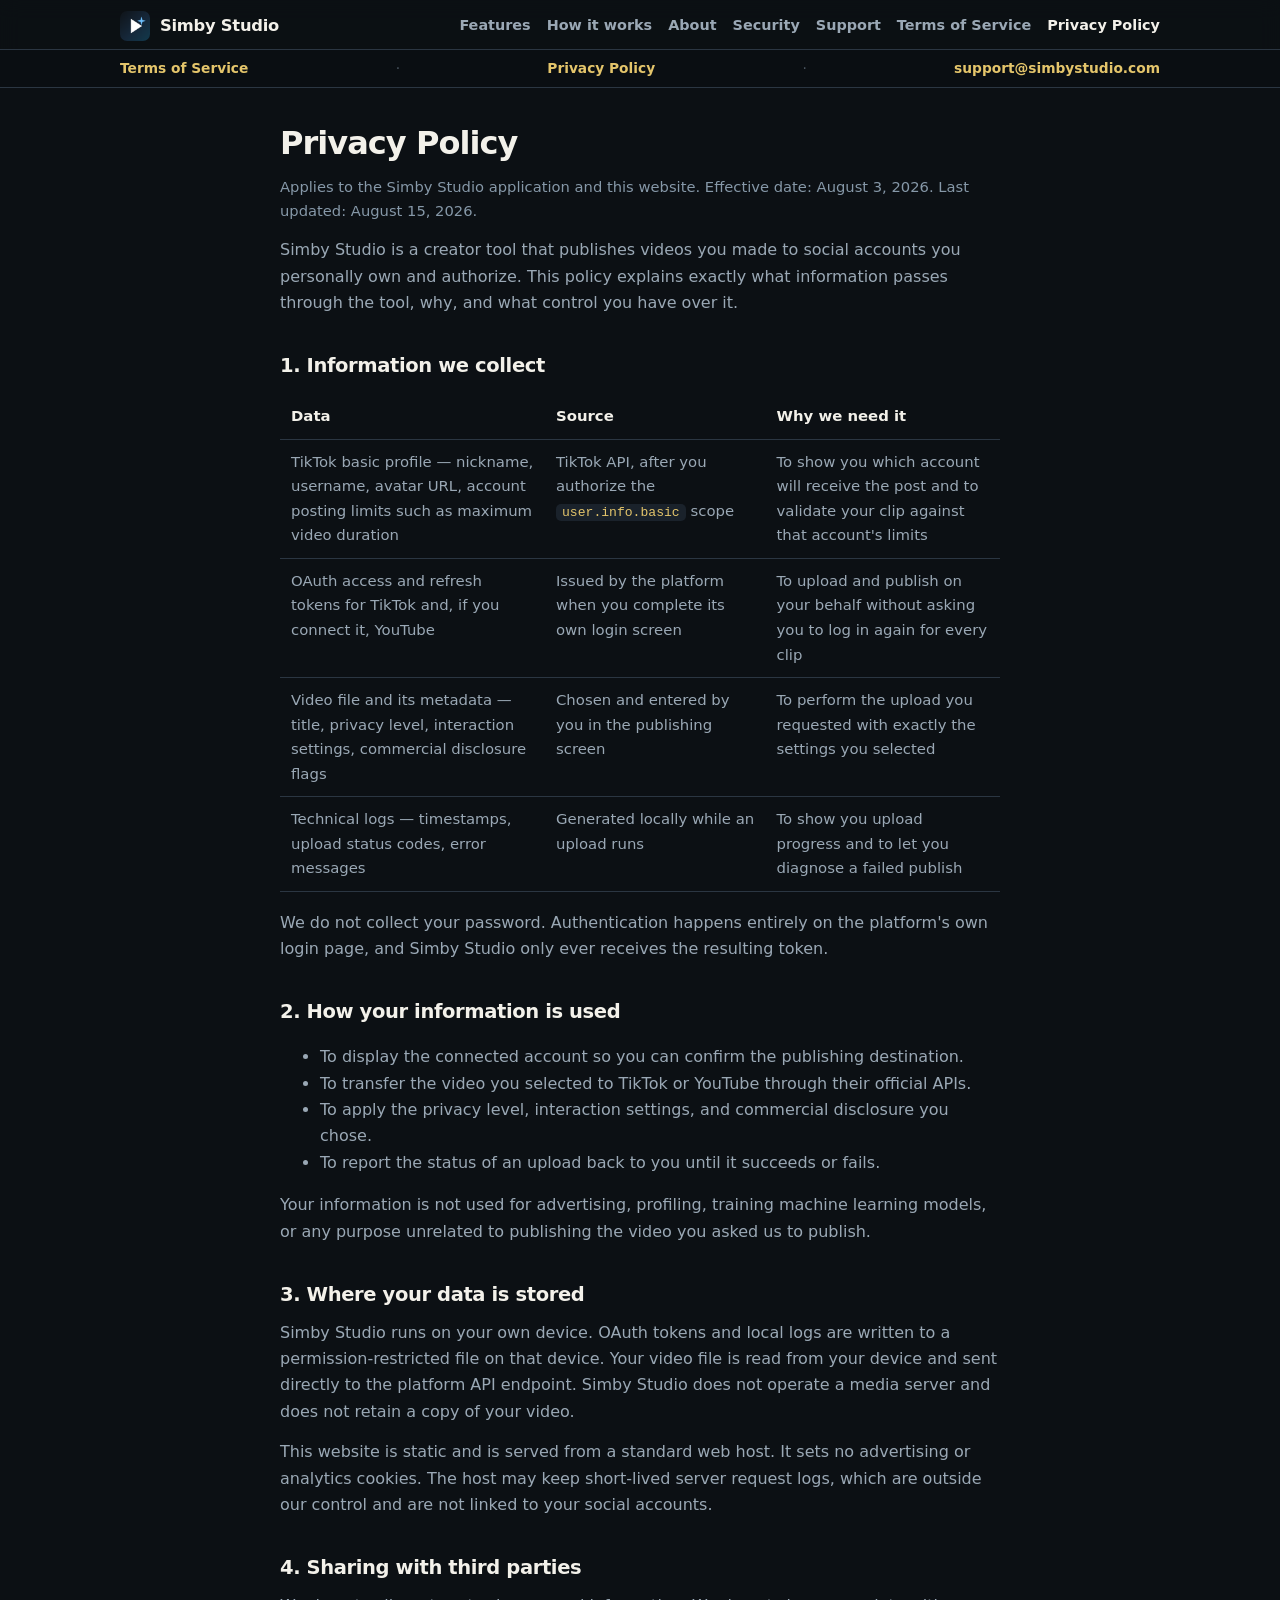
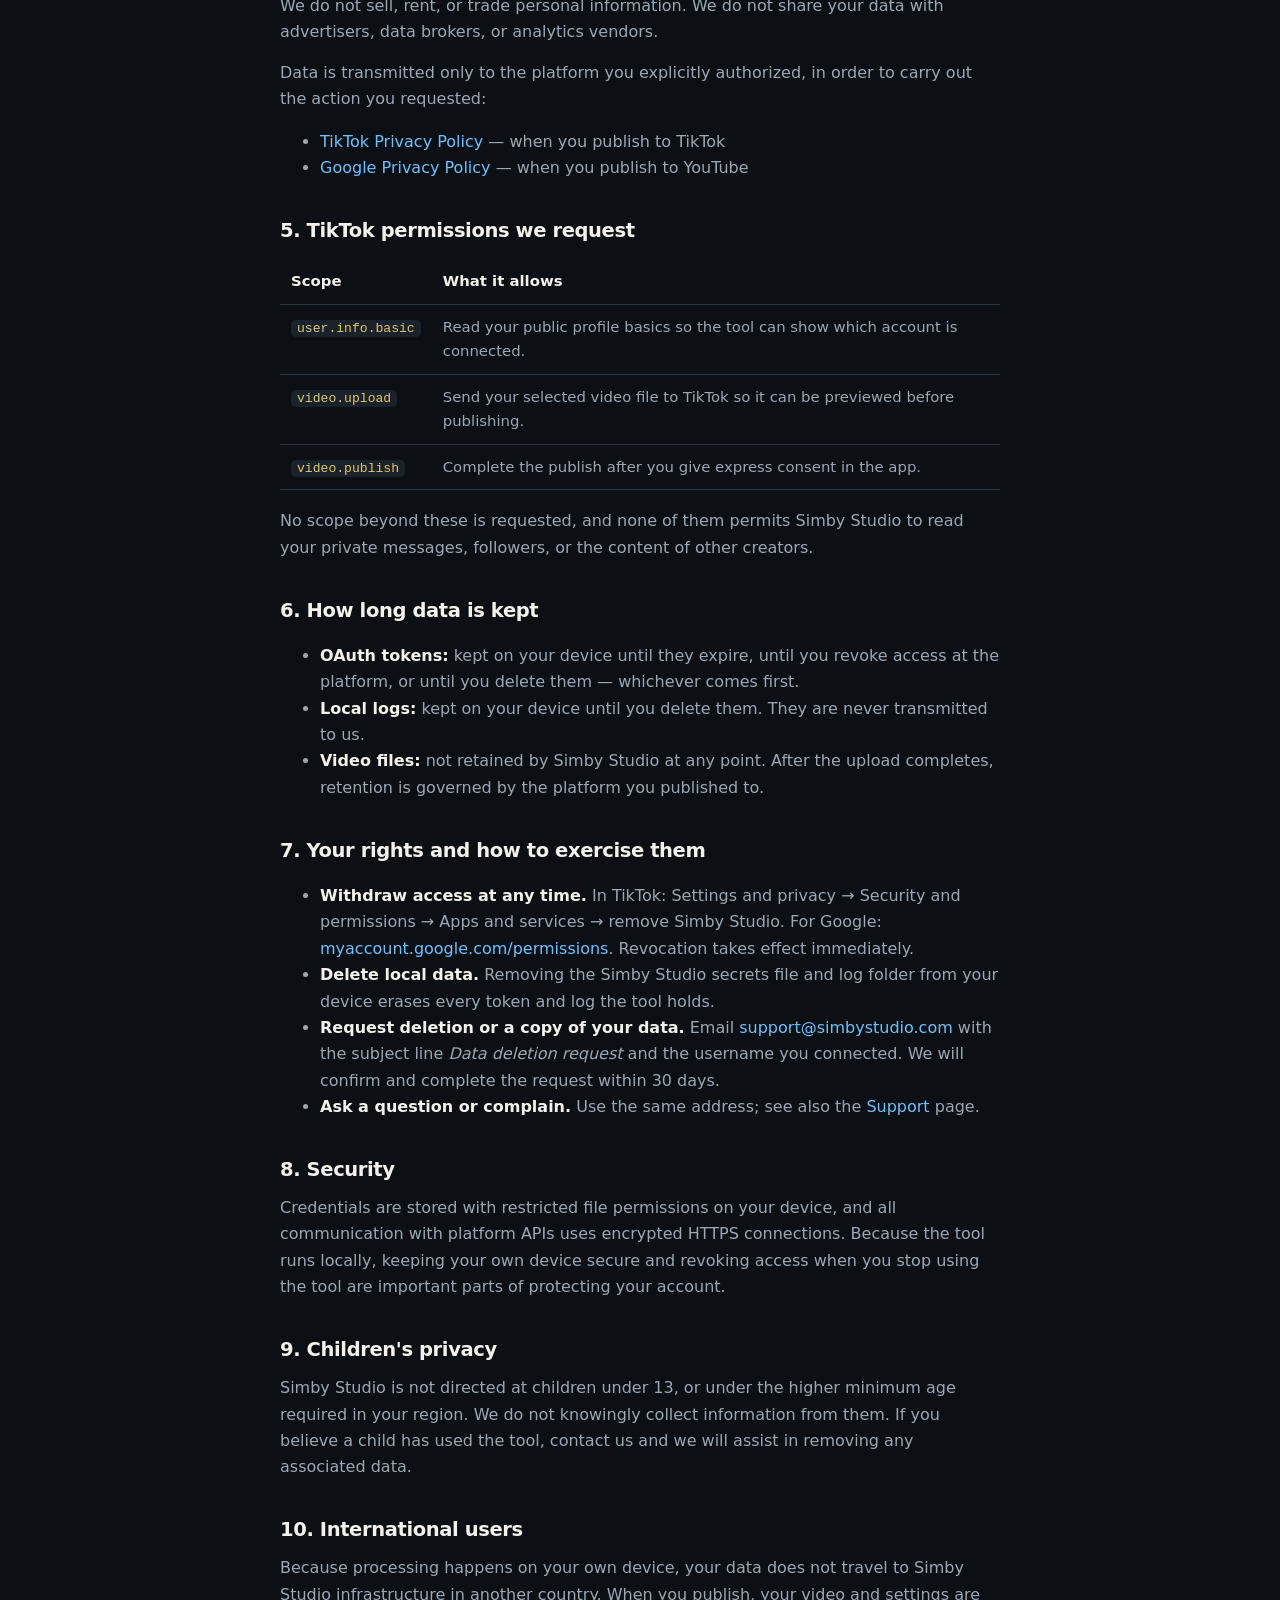
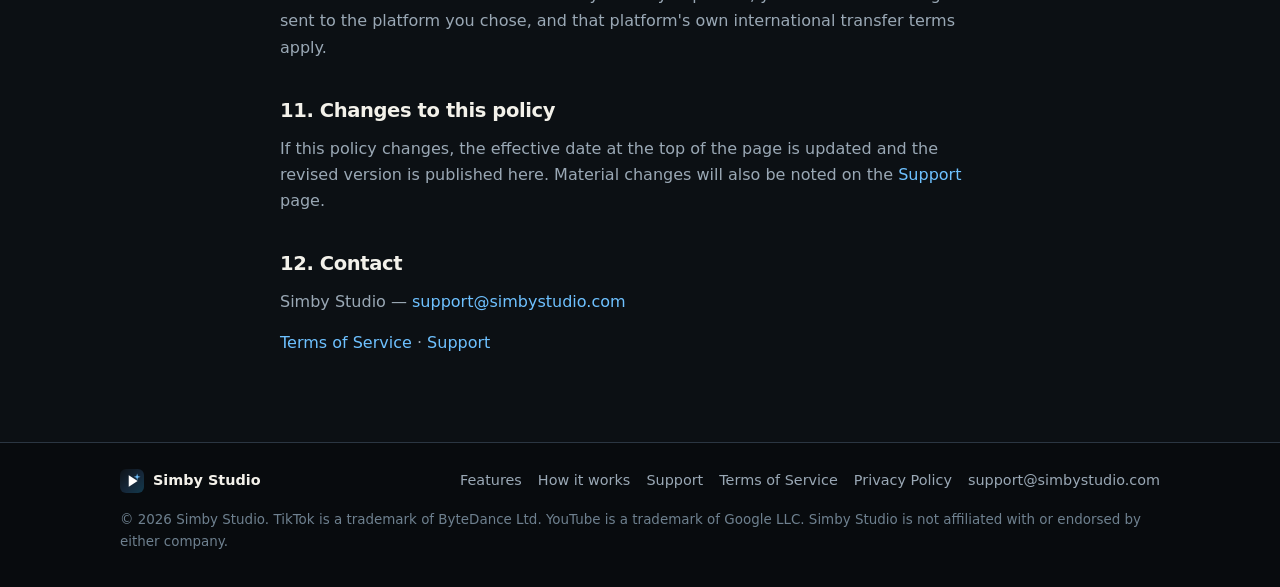
<file: privacy/index.html>
<!DOCTYPE html>
<html lang="en">
<head>
  <meta charset="utf-8" />
  <meta name="viewport" content="width=device-width, initial-scale=1" />
  <title>Privacy Policy — Simby Studio</title>
  <meta name="robots" content="noindex" />
  <meta http-equiv="refresh" content="0; url=../privacy-policy/" />
  <link rel="canonical" href="../privacy-policy/" />
  <link rel="icon" href="../favicon.ico" sizes="any" />
  <link rel="icon" type="image/png" sizes="192x192" href="../icon-192.png" />
  <link rel="apple-touch-icon" href="../icon-192.png" />
  <link rel="stylesheet" href="../assets/site.css" />
  <script>window.location.replace("../privacy-policy/");</script>
</head>
<body>
  <header class="site-header">
    <div class="inner">
      <a class="brand" href="../">
        <img src="../icon-192.png" alt="Simby Studio" width="30" height="30" />
        <span>Simby Studio</span>
      </a>
      <nav class="site-nav">
        <a href="../terms/">Terms of Service</a>
        <a href="../privacy-policy/">Privacy Policy</a>
      </nav>
    </div>
  </header>
  <main>
    <div class="wrap narrow">
      <h1>Privacy Policy has moved</h1>
      <p>This page now lives at <a href="../privacy-policy/">/privacy-policy</a>. You are being redirected automatically.</p>
    </div>
  </main>
  <footer class="site-footer">
    <div class="inner">
      <div class="fbrand">
        <img src="../icon-192.png" alt="Simby Studio" width="24" height="24" />
        <span>Simby Studio</span>
      </div>
      <nav>
        <a href="../terms/">Terms of Service</a>
        <a href="../privacy-policy/">Privacy Policy</a>
        <a href="mailto:support@simbystudio.com">support@simbystudio.com</a>
      </nav>
      <p class="copy">© 2026 Simby Studio.</p>
    </div>
  </footer>
</body>
</html>
</file>
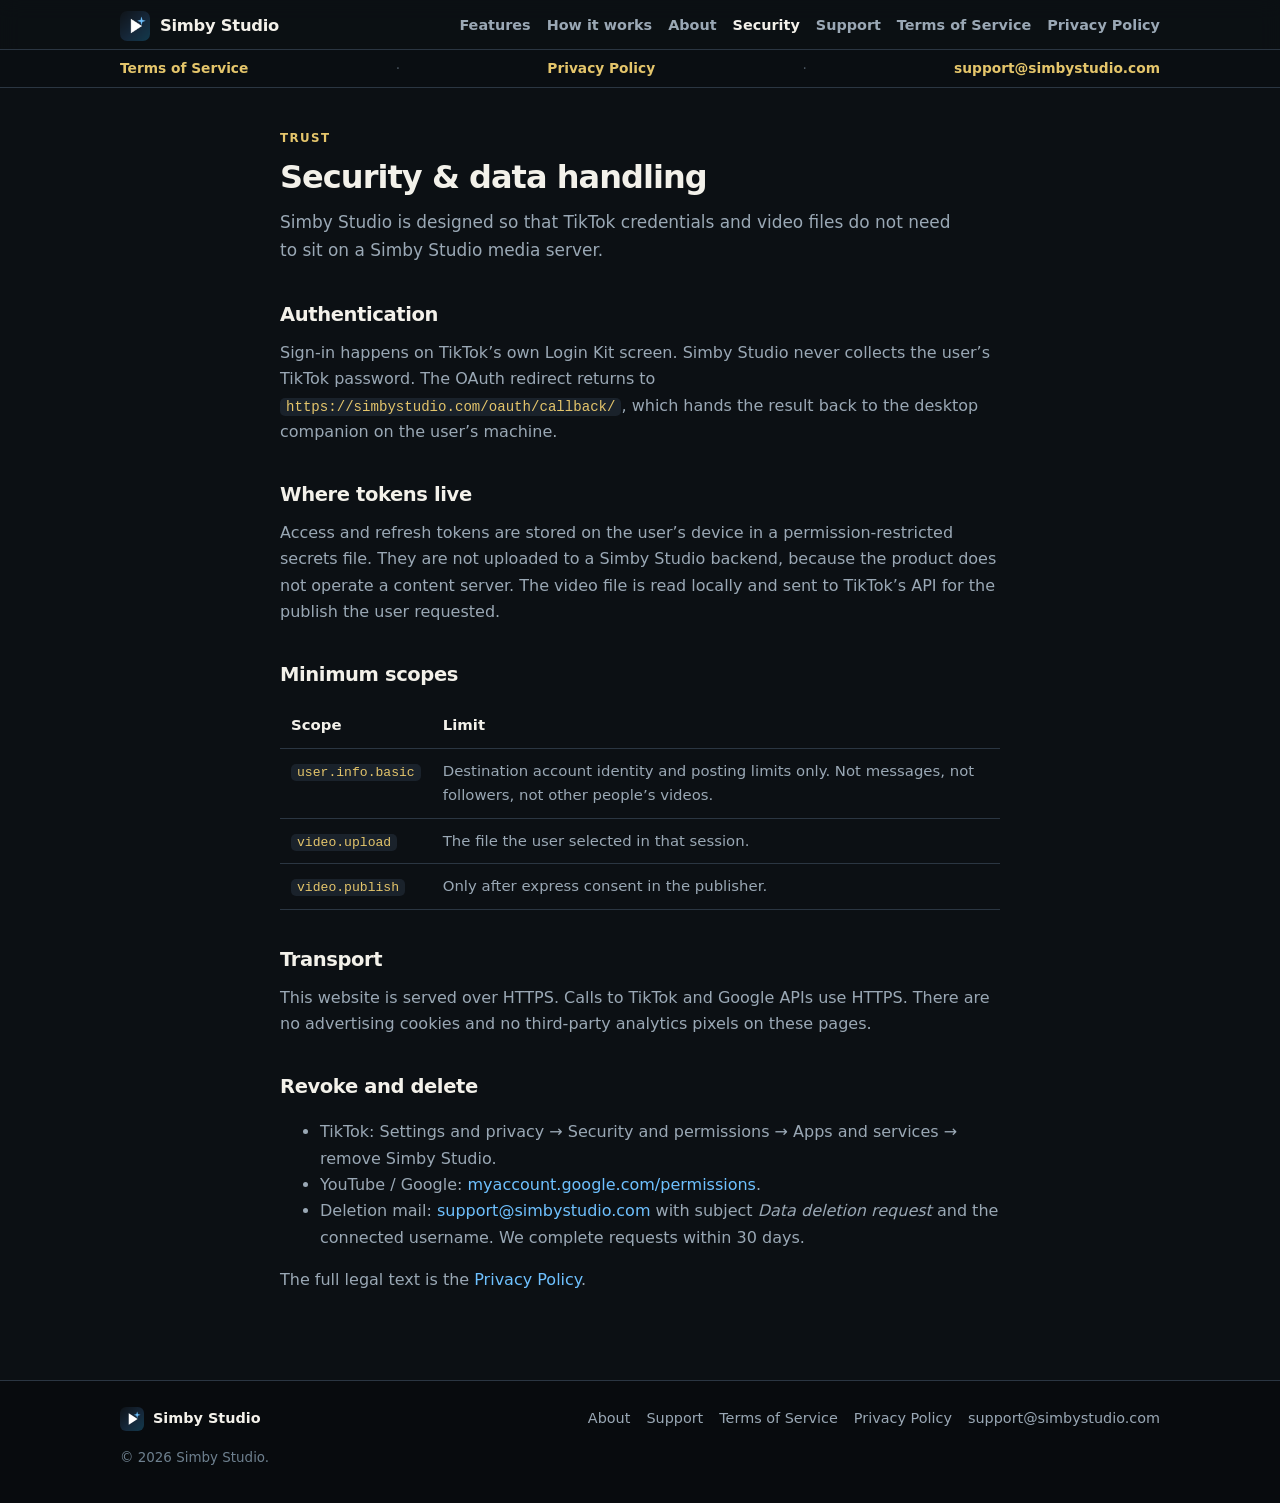
<file: security/index.html>
<!DOCTYPE html>
<html lang="en">
<head>
  <meta charset="utf-8" />
  <meta name="viewport" content="width=device-width, initial-scale=1" />
  <title>Security — Simby Studio</title>
  <meta name="description" content="How Simby Studio stores tokens, what TikTok scopes are requested, how to revoke access, and how to request deletion." />
  <link rel="canonical" href="https://simbystudio.com/security/" />
  <link rel="icon" href="../favicon.ico" sizes="any" />
  <link rel="icon" type="image/png" sizes="192x192" href="../icon-192.png" />
  <link rel="apple-touch-icon" href="../icon-192.png" />
  <link rel="stylesheet" href="../assets/site.css" />
</head>
<body>
  <header class="site-header">
    <div class="inner">
      <a class="brand" href="../">
        <img src="../icon-192.png" alt="" width="30" height="30" />
        <span>Simby Studio</span>
      </a>
      <nav class="site-nav">
        <a href="../features/">Features</a>
        <a href="../how-it-works/">How it works</a>
        <a href="../about/">About</a>
        <a href="./" aria-current="page">Security</a>
        <a href="../support/">Support</a>
        <a href="../terms/">Terms of Service</a>
        <a href="../privacy-policy/">Privacy Policy</a>
      </nav>
    </div>
    <div class="legal-bar">
      <div class="inner">
        <a href="../terms/">Terms of Service</a>
        <span class="sep" aria-hidden="true">·</span>
        <a href="../privacy-policy/">Privacy Policy</a>
        <span class="sep" aria-hidden="true">·</span>
        <a href="mailto:support@simbystudio.com">support@simbystudio.com</a>
      </div>
    </div>
  </header>

  <main>
    <div class="wrap narrow">
      <span class="kicker">Trust</span>
      <h1>Security &amp; data handling</h1>
      <p class="lead">Simby Studio is designed so that TikTok credentials and video files do not need to sit on a Simby Studio media server.</p>

      <h2>Authentication</h2>
      <p>Sign-in happens on TikTok’s own Login Kit screen. Simby Studio never collects the user’s TikTok password. The OAuth redirect returns to <code>https://simbystudio.com/oauth/callback/</code>, which hands the result back to the desktop companion on the user’s machine.</p>

      <h2>Where tokens live</h2>
      <p>Access and refresh tokens are stored on the user’s device in a permission-restricted secrets file. They are not uploaded to a Simby Studio backend, because the product does not operate a content server. The video file is read locally and sent to TikTok’s API for the publish the user requested.</p>

      <h2>Minimum scopes</h2>
      <table class="data">
        <thead>
          <tr><th>Scope</th><th>Limit</th></tr>
        </thead>
        <tbody>
          <tr><td><code>user.info.basic</code></td><td>Destination account identity and posting limits only. Not messages, not followers, not other people’s videos.</td></tr>
          <tr><td><code>video.upload</code></td><td>The file the user selected in that session.</td></tr>
          <tr><td><code>video.publish</code></td><td>Only after express consent in the publisher.</td></tr>
        </tbody>
      </table>

      <h2>Transport</h2>
      <p>This website is served over HTTPS. Calls to TikTok and Google APIs use HTTPS. There are no advertising cookies and no third-party analytics pixels on these pages.</p>

      <h2>Revoke and delete</h2>
      <ul>
        <li>TikTok: Settings and privacy → Security and permissions → Apps and services → remove Simby Studio.</li>
        <li>YouTube / Google: <a href="https://myaccount.google.com/permissions" rel="noopener">myaccount.google.com/permissions</a>.</li>
        <li>Deletion mail: <a href="mailto:support@simbystudio.com">support@simbystudio.com</a> with subject <em>Data deletion request</em> and the connected username. We complete requests within 30 days.</li>
      </ul>

      <p>The full legal text is the <a href="../privacy-policy/">Privacy Policy</a>.</p>
    </div>
  </main>

  <footer class="site-footer">
    <div class="inner">
      <div class="fbrand">
        <img src="../icon-192.png" alt="" width="24" height="24" />
        <span>Simby Studio</span>
      </div>
      <nav>
        <a href="../about/">About</a>
        <a href="../support/">Support</a>
        <a href="../terms/">Terms of Service</a>
        <a href="../privacy-policy/">Privacy Policy</a>
        <a href="mailto:support@simbystudio.com">support@simbystudio.com</a>
      </nav>
      <p class="copy">© 2026 Simby Studio.</p>
    </div>
  </footer>
</body>
</html>
</file>
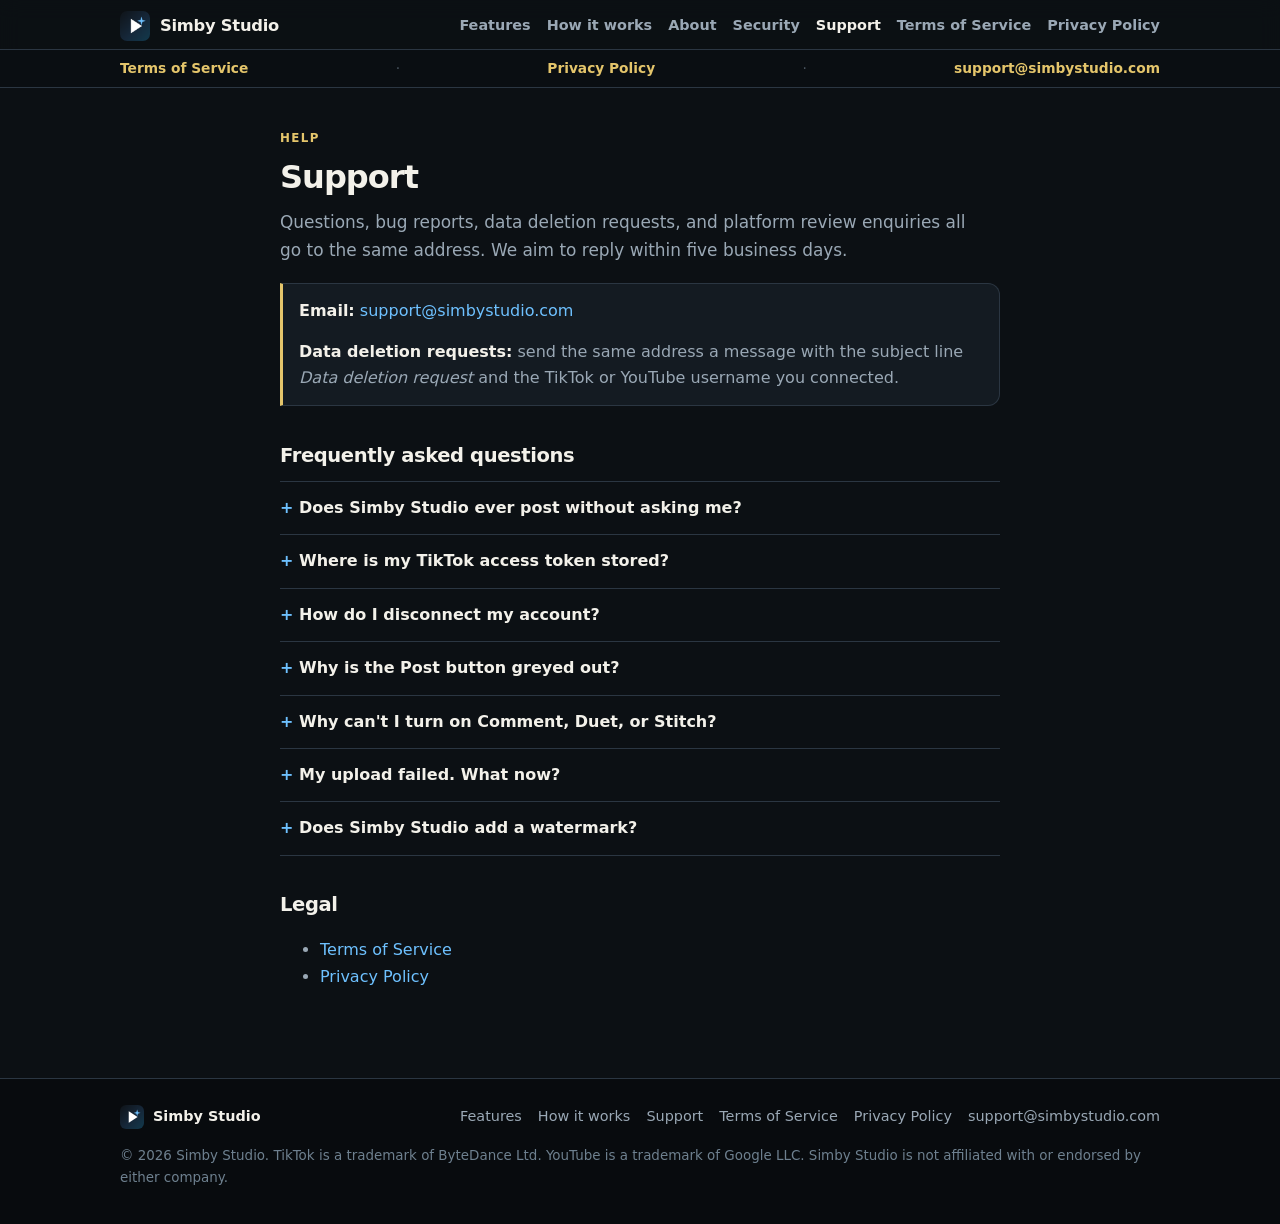
<file: support/index.html>
<!DOCTYPE html>
<html lang="en">
<head>
  <meta charset="utf-8" />
  <meta name="viewport" content="width=device-width, initial-scale=1" />
  <title>Support — Simby Studio</title>
  <meta name="description" content="Contact Simby Studio support, request data deletion, revoke account access, and read answers to common questions about publishing to TikTok and YouTube." />
  <link rel="icon" href="../favicon.ico" sizes="any" />
  <link rel="icon" type="image/png" sizes="192x192" href="../icon-192.png" />
  <link rel="apple-touch-icon" href="../icon-192.png" />
  <link rel="stylesheet" href="../assets/site.css" />
</head>
<body>
  <header class="site-header">
    <div class="inner">
      <a class="brand" href="../">
        <img src="../icon-192.png" alt="Simby Studio" width="30" height="30" />
        <span>Simby Studio</span>
      </a>
      <nav class="site-nav">
        <a href="../features/">Features</a>
        <a href="../how-it-works/">How it works</a>
        <a href="../about/">About</a>
        <a href="../security/">Security</a>
        <a href="./" aria-current="page">Support</a>
        <a href="../terms/">Terms of Service</a>
        <a href="../privacy-policy/">Privacy Policy</a>
      </nav>
    </div>
    <div class="legal-bar">
      <div class="inner">
        <a href="../terms/">Terms of Service</a>
        <span class="sep" aria-hidden="true">·</span>
        <a href="../privacy-policy/">Privacy Policy</a>
        <span class="sep" aria-hidden="true">·</span>
        <a href="mailto:support@simbystudio.com">support@simbystudio.com</a>
      </div>
    </div>
  </header>

  <main>
    <div class="wrap narrow">
      <span class="kicker">Help</span>
      <h1>Support</h1>
      <p class="lead">Questions, bug reports, data deletion requests, and platform review enquiries all go to the same address. We aim to reply within five business days.</p>

      <div class="callout">
        <p><strong>Email:</strong> <a href="mailto:support@simbystudio.com">support@simbystudio.com</a></p>
        <p><strong>Data deletion requests:</strong> send the same address a message with the subject line <em>Data deletion request</em> and the TikTok or YouTube username you connected.</p>
      </div>

      <h2>Frequently asked questions</h2>
      <div class="faq">
        <details>
          <summary>Does Simby Studio ever post without asking me?</summary>
          <p>No. Every publish requires you to select a privacy level, review the preview, and tick an express consent checkbox in the same session. There is no scheduling, queueing, or background posting.</p>
        </details>
        <details>
          <summary>Where is my TikTok access token stored?</summary>
          <p>On your own machine, in a permission-restricted secrets file. It is not uploaded to a Simby Studio server, because there is no Simby Studio content server — the video goes straight from your device to the platform's API.</p>
        </details>
        <details>
          <summary>How do I disconnect my account?</summary>
          <p>Open your TikTok app and go to Settings and privacy → Security and permissions → Apps and services, then remove Simby Studio. For YouTube, use the Google account permissions page at myaccount.google.com/permissions. Access stops immediately.</p>
        </details>
        <details>
          <summary>Why is the Post button greyed out?</summary>
          <p>The button unlocks only after three conditions are met: a video is selected, a privacy level has been chosen (there is no default), and the express consent checkbox is ticked. If commercial disclosure is on as branded content, the privacy level cannot be "Only me".</p>
        </details>
        <details>
          <summary>Why can't I turn on Comment, Duet, or Stitch?</summary>
          <p>If a toggle is greyed out, your TikTok account has that interaction disabled at the platform level. Change it in your TikTok privacy settings and reload the publishing screen.</p>
        </details>
        <details>
          <summary>My upload failed. What now?</summary>
          <p>The status panel shows the error returned by the platform. The most common causes are a clip longer than your account's maximum duration, an unsupported file format, or an expired authorization. Re-authorize and try again, and email us the status text if it persists.</p>
        </details>
        <details>
          <summary>Does Simby Studio add a watermark?</summary>
          <p>No. Your video is published exactly as you supplied it. No overlay, logo, or branding is added by the tool.</p>
        </details>
      </div>

      <h2>Legal</h2>
      <ul>
        <li><a href="../terms/">Terms of Service</a></li>
        <li><a href="../privacy-policy/">Privacy Policy</a></li>
      </ul>
    </div>
  </main>

  <footer class="site-footer">
    <div class="inner">
      <div class="fbrand">
        <img src="../icon-192.png" alt="Simby Studio" width="24" height="24" />
        <span>Simby Studio</span>
      </div>
      <nav>
        <a href="../features/">Features</a>
        <a href="../how-it-works/">How it works</a>
        <a href="../support/">Support</a>
        <a href="../terms/">Terms of Service</a>
        <a href="../privacy-policy/">Privacy Policy</a>
        <a href="mailto:support@simbystudio.com">support@simbystudio.com</a>
      </nav>
      <p class="copy">© 2026 Simby Studio. TikTok is a trademark of ByteDance Ltd. YouTube is a trademark of Google LLC. Simby Studio is not affiliated with or endorsed by either company.</p>
    </div>
  </footer>
</body>
</html>
</file>
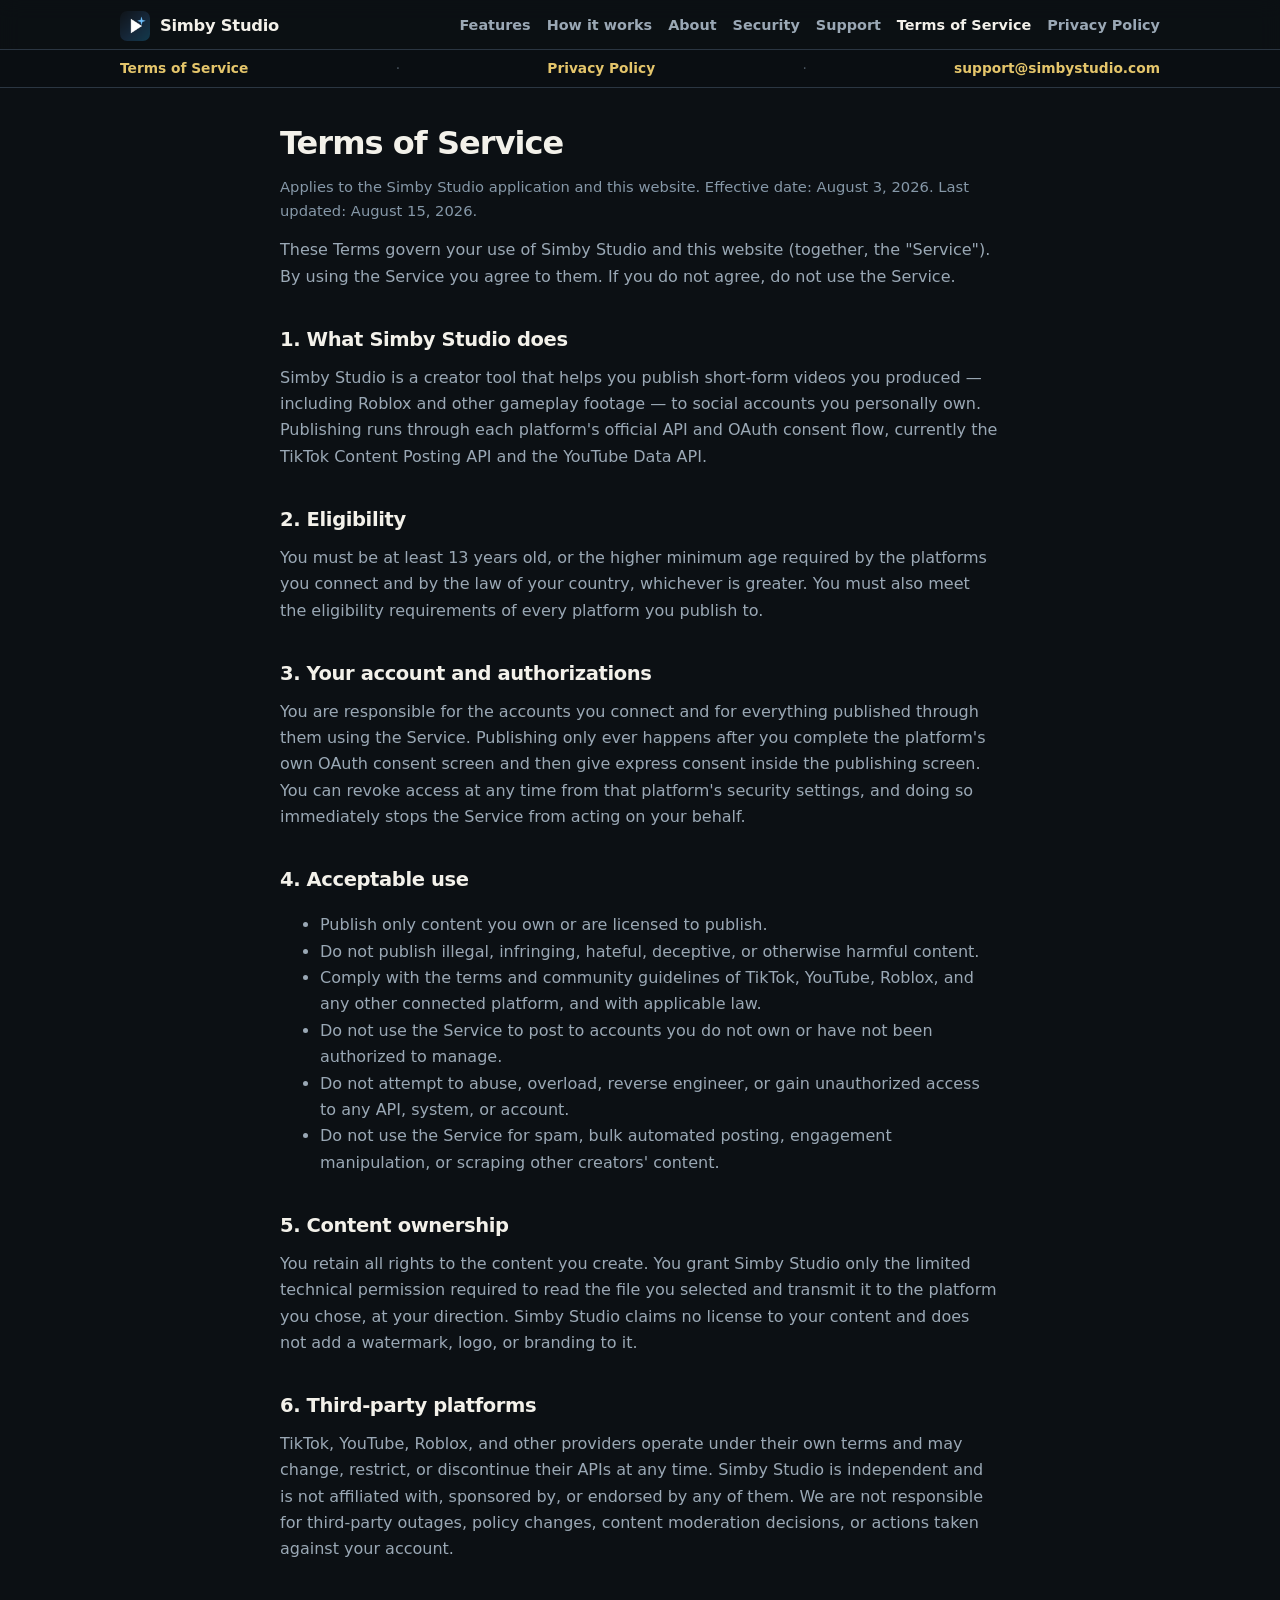
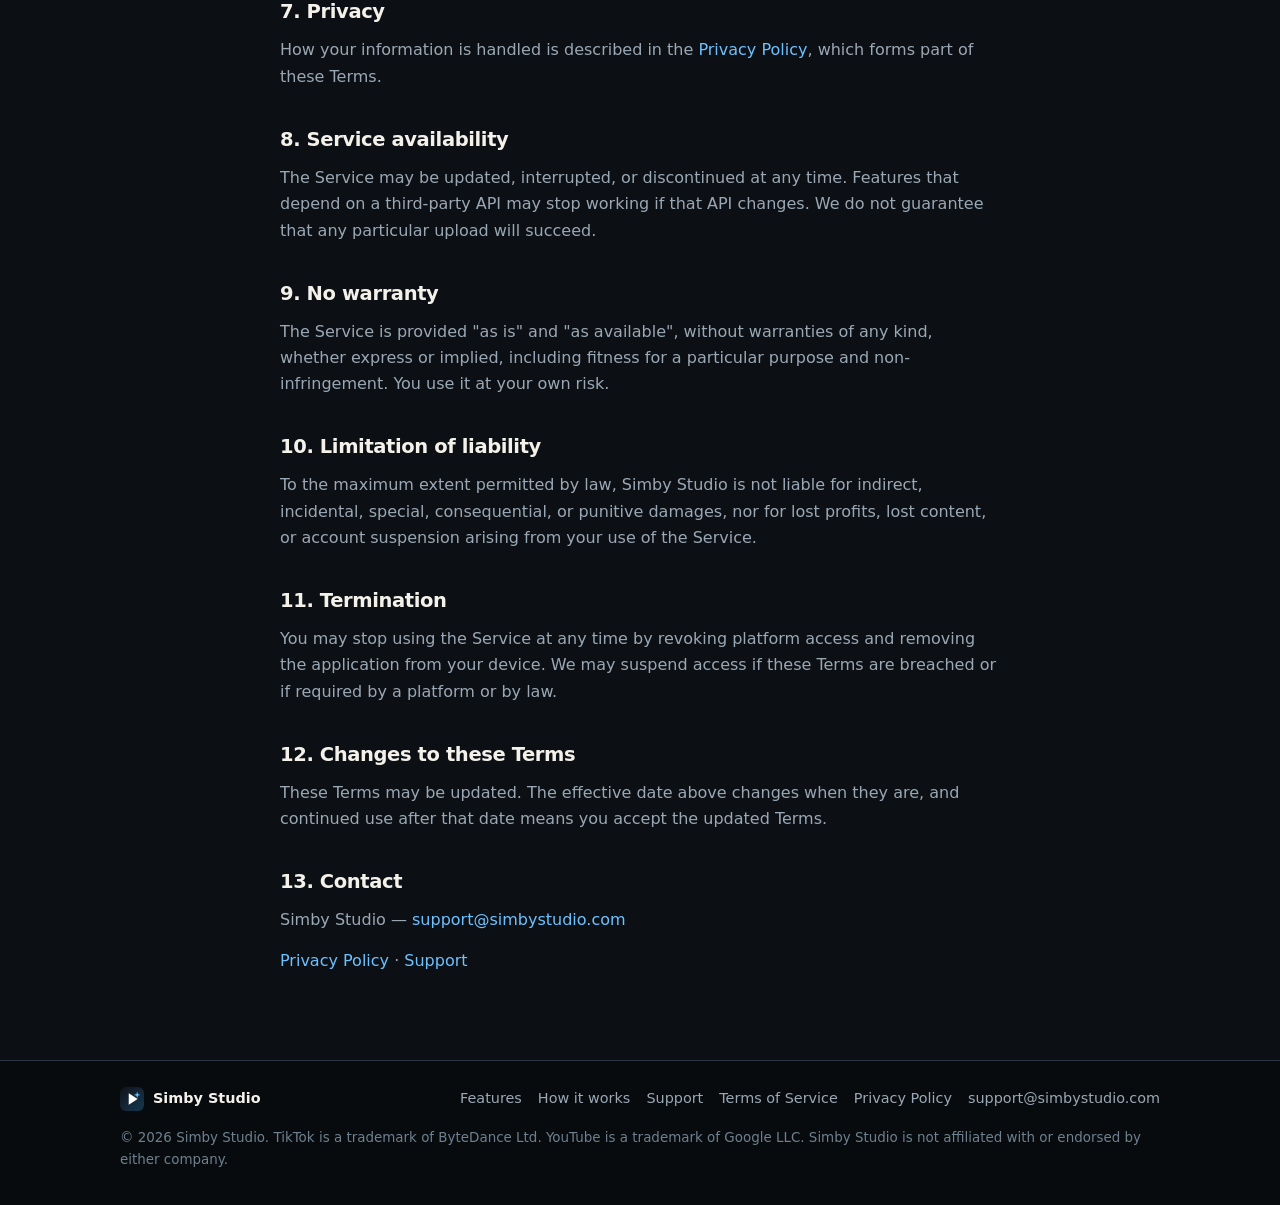
<file: terms/index.html>
<!DOCTYPE html>
<html lang="en">
<head>
  <meta charset="utf-8" />
  <meta name="viewport" content="width=device-width, initial-scale=1" />
  <title>Terms of Service — Simby Studio</title>
  <meta name="description" content="Simby Studio Terms of Service: what the service does, your responsibilities, acceptable use, content ownership, third-party platforms, and contact details." />
  <link rel="icon" href="../favicon.ico" sizes="any" />
  <link rel="icon" type="image/png" sizes="192x192" href="../icon-192.png" />
  <link rel="apple-touch-icon" href="../icon-192.png" />
  <link rel="stylesheet" href="../assets/site.css" />
</head>
<body>
  <header class="site-header">
    <div class="inner">
      <a class="brand" href="../">
        <img src="../icon-192.png" alt="Simby Studio" width="30" height="30" />
        <span>Simby Studio</span>
      </a>
      <nav class="site-nav">
        <a href="../features/">Features</a>
        <a href="../how-it-works/">How it works</a>
        <a href="../about/">About</a>
        <a href="../security/">Security</a>
        <a href="../support/">Support</a>
        <a href="./" aria-current="page">Terms of Service</a>
        <a href="../privacy-policy/">Privacy Policy</a>
      </nav>
    </div>
    <div class="legal-bar">
      <div class="inner">
        <a href="./">Terms of Service</a>
        <span class="sep" aria-hidden="true">·</span>
        <a href="../privacy-policy/">Privacy Policy</a>
        <span class="sep" aria-hidden="true">·</span>
        <a href="mailto:support@simbystudio.com">support@simbystudio.com</a>
      </div>
    </div>
  </header>

  <main>
    <div class="wrap narrow">
      <h1>Terms of Service</h1>
      <p class="meta">Applies to the Simby Studio application and this website. Effective date: August 3, 2026. Last updated: August 15, 2026.</p>

      <p>These Terms govern your use of Simby Studio and this website (together, the "Service"). By using the Service you agree to them. If you do not agree, do not use the Service.</p>

      <h2>1. What Simby Studio does</h2>
      <p>Simby Studio is a creator tool that helps you publish short-form videos you produced — including Roblox and other gameplay footage — to social accounts you personally own. Publishing runs through each platform's official API and OAuth consent flow, currently the TikTok Content Posting API and the YouTube Data API.</p>

      <h2>2. Eligibility</h2>
      <p>You must be at least 13 years old, or the higher minimum age required by the platforms you connect and by the law of your country, whichever is greater. You must also meet the eligibility requirements of every platform you publish to.</p>

      <h2>3. Your account and authorizations</h2>
      <p>You are responsible for the accounts you connect and for everything published through them using the Service. Publishing only ever happens after you complete the platform's own OAuth consent screen and then give express consent inside the publishing screen. You can revoke access at any time from that platform's security settings, and doing so immediately stops the Service from acting on your behalf.</p>

      <h2>4. Acceptable use</h2>
      <ul>
        <li>Publish only content you own or are licensed to publish.</li>
        <li>Do not publish illegal, infringing, hateful, deceptive, or otherwise harmful content.</li>
        <li>Comply with the terms and community guidelines of TikTok, YouTube, Roblox, and any other connected platform, and with applicable law.</li>
        <li>Do not use the Service to post to accounts you do not own or have not been authorized to manage.</li>
        <li>Do not attempt to abuse, overload, reverse engineer, or gain unauthorized access to any API, system, or account.</li>
        <li>Do not use the Service for spam, bulk automated posting, engagement manipulation, or scraping other creators' content.</li>
      </ul>

      <h2>5. Content ownership</h2>
      <p>You retain all rights to the content you create. You grant Simby Studio only the limited technical permission required to read the file you selected and transmit it to the platform you chose, at your direction. Simby Studio claims no license to your content and does not add a watermark, logo, or branding to it.</p>

      <h2>6. Third-party platforms</h2>
      <p>TikTok, YouTube, Roblox, and other providers operate under their own terms and may change, restrict, or discontinue their APIs at any time. Simby Studio is independent and is not affiliated with, sponsored by, or endorsed by any of them. We are not responsible for third-party outages, policy changes, content moderation decisions, or actions taken against your account.</p>

      <h2>7. Privacy</h2>
      <p>How your information is handled is described in the <a href="../privacy-policy/">Privacy Policy</a>, which forms part of these Terms.</p>

      <h2>8. Service availability</h2>
      <p>The Service may be updated, interrupted, or discontinued at any time. Features that depend on a third-party API may stop working if that API changes. We do not guarantee that any particular upload will succeed.</p>

      <h2>9. No warranty</h2>
      <p>The Service is provided "as is" and "as available", without warranties of any kind, whether express or implied, including fitness for a particular purpose and non-infringement. You use it at your own risk.</p>

      <h2>10. Limitation of liability</h2>
      <p>To the maximum extent permitted by law, Simby Studio is not liable for indirect, incidental, special, consequential, or punitive damages, nor for lost profits, lost content, or account suspension arising from your use of the Service.</p>

      <h2>11. Termination</h2>
      <p>You may stop using the Service at any time by revoking platform access and removing the application from your device. We may suspend access if these Terms are breached or if required by a platform or by law.</p>

      <h2>12. Changes to these Terms</h2>
      <p>These Terms may be updated. The effective date above changes when they are, and continued use after that date means you accept the updated Terms.</p>

      <h2>13. Contact</h2>
      <p>Simby Studio — <a href="mailto:support@simbystudio.com">support@simbystudio.com</a></p>

      <p><a href="../privacy-policy/">Privacy Policy</a> · <a href="../support/">Support</a></p>
    </div>
  </main>

  <footer class="site-footer">
    <div class="inner">
      <div class="fbrand">
        <img src="../icon-192.png" alt="Simby Studio" width="24" height="24" />
        <span>Simby Studio</span>
      </div>
      <nav>
        <a href="../features/">Features</a>
        <a href="../how-it-works/">How it works</a>
        <a href="../support/">Support</a>
        <a href="../terms/">Terms of Service</a>
        <a href="../privacy-policy/">Privacy Policy</a>
        <a href="mailto:support@simbystudio.com">support@simbystudio.com</a>
      </nav>
      <p class="copy">© 2026 Simby Studio. TikTok is a trademark of ByteDance Ltd. YouTube is a trademark of Google LLC. Simby Studio is not affiliated with or endorsed by either company.</p>
    </div>
  </footer>
</body>
</html>
</file>
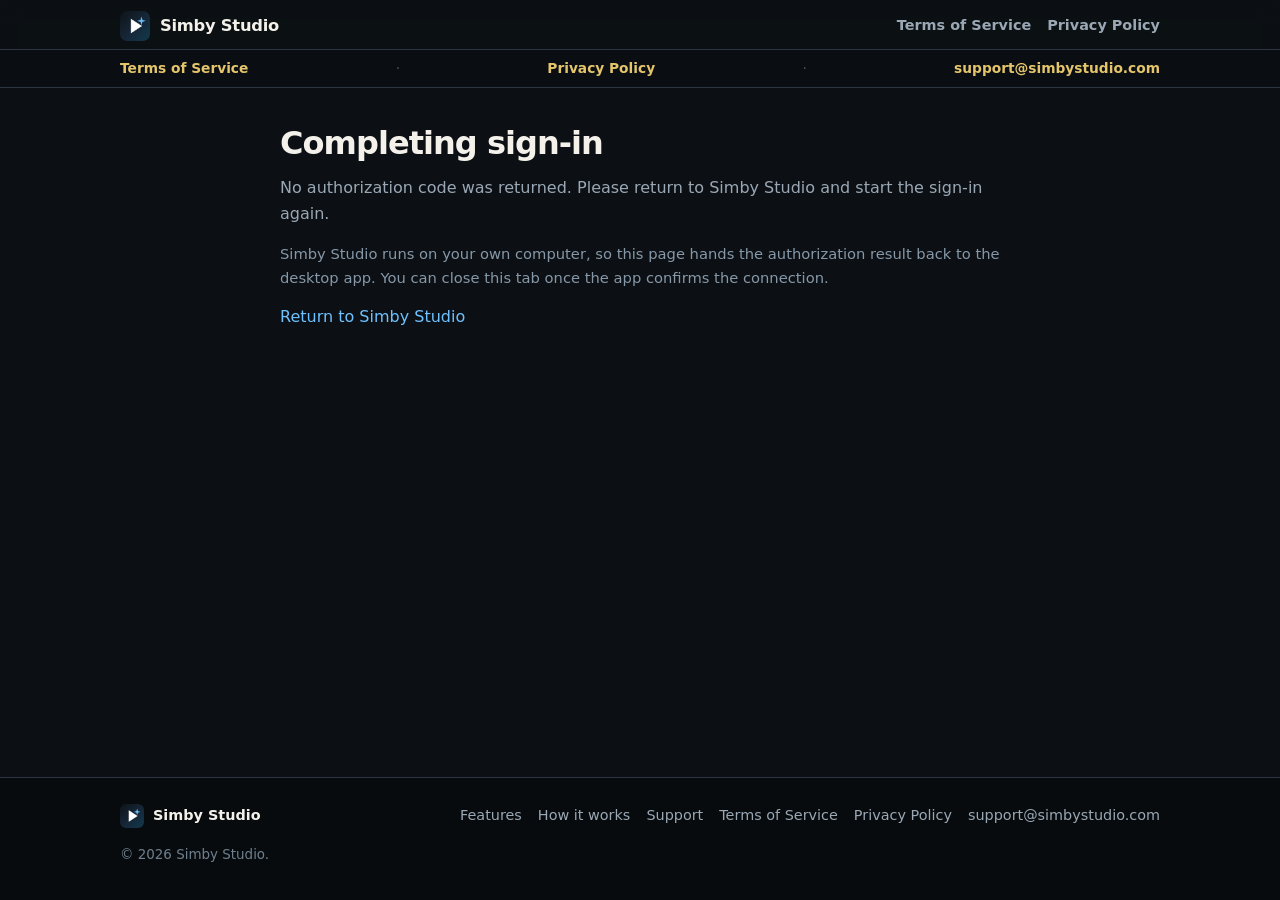
<file: oauth/callback/index.html>
<!doctype html>
<html lang="en">
<head>
  <meta charset="utf-8" />
  <meta name="viewport" content="width=device-width, initial-scale=1" />
  <title>Signing in — Simby Studio</title>
  <meta name="robots" content="noindex" />
  <link rel="icon" href="../../favicon.ico" sizes="any" />
  <link rel="icon" type="image/png" sizes="192x192" href="../../icon-192.png" />
  <link rel="apple-touch-icon" href="../../icon-192.png" />
  <link rel="stylesheet" href="../../assets/site.css" />
</head>
<body>
  <header class="site-header">
    <div class="inner">
      <a class="brand" href="../../">
        <img src="../../icon-192.png" alt="Simby Studio" width="30" height="30" />
        <span>Simby Studio</span>
      </a>
      <nav class="site-nav">
        <a href="../../terms/">Terms of Service</a>
        <a href="../../privacy-policy/">Privacy Policy</a>
      </nav>
    </div>
    <div class="legal-bar">
      <div class="inner">
        <a href="../../terms/">Terms of Service</a>
        <span class="sep" aria-hidden="true">·</span>
        <a href="../../privacy-policy/">Privacy Policy</a>
        <span class="sep" aria-hidden="true">·</span>
        <a href="mailto:support@simbystudio.com">support@simbystudio.com</a>
      </div>
    </div>
  </header>

  <main>
    <div class="wrap narrow">
      <h1>Completing sign-in</h1>
      <p id="msg">Processing your authorization…</p>
      <p class="meta">Simby Studio runs on your own computer, so this page hands the authorization result back to the desktop app. You can close this tab once the app confirms the connection.</p>
      <p><a href="../../">Return to Simby Studio</a></p>
    </div>
  </main>

  <footer class="site-footer">
    <div class="inner">
      <div class="fbrand">
        <img src="../../icon-192.png" alt="Simby Studio" width="24" height="24" />
        <span>Simby Studio</span>
      </div>
      <nav>
        <a href="../../features/">Features</a>
        <a href="../../how-it-works/">How it works</a>
        <a href="../../support/">Support</a>
        <a href="../../terms/">Terms of Service</a>
        <a href="../../privacy-policy/">Privacy Policy</a>
        <a href="mailto:support@simbystudio.com">support@simbystudio.com</a>
      </nav>
      <p class="copy">© 2026 Simby Studio.</p>
    </div>
  </footer>

  <script>
    (function () {
      const params = new URLSearchParams(window.location.search);
      const err = params.get('error');
      const code = params.get('code');
      const msg = document.getElementById('msg');
      if (err) {
        msg.textContent = 'Authorization error: ' + err + '. Please return to Simby Studio and try signing in again.';
        return;
      }
      if (!code) {
        msg.textContent = 'No authorization code was returned. Please return to Simby Studio and start the sign-in again.';
        return;
      }
      const local = 'http://127.0.0.1:8787/callback?' + params.toString();
      msg.innerHTML = 'Connecting to the Simby Studio desktop app…<br /><small>If nothing happens, <a href="' + local + '">click here</a>.</small>';
      window.location.replace(local);
    })();
  </script>
</body>
</html>
</file>
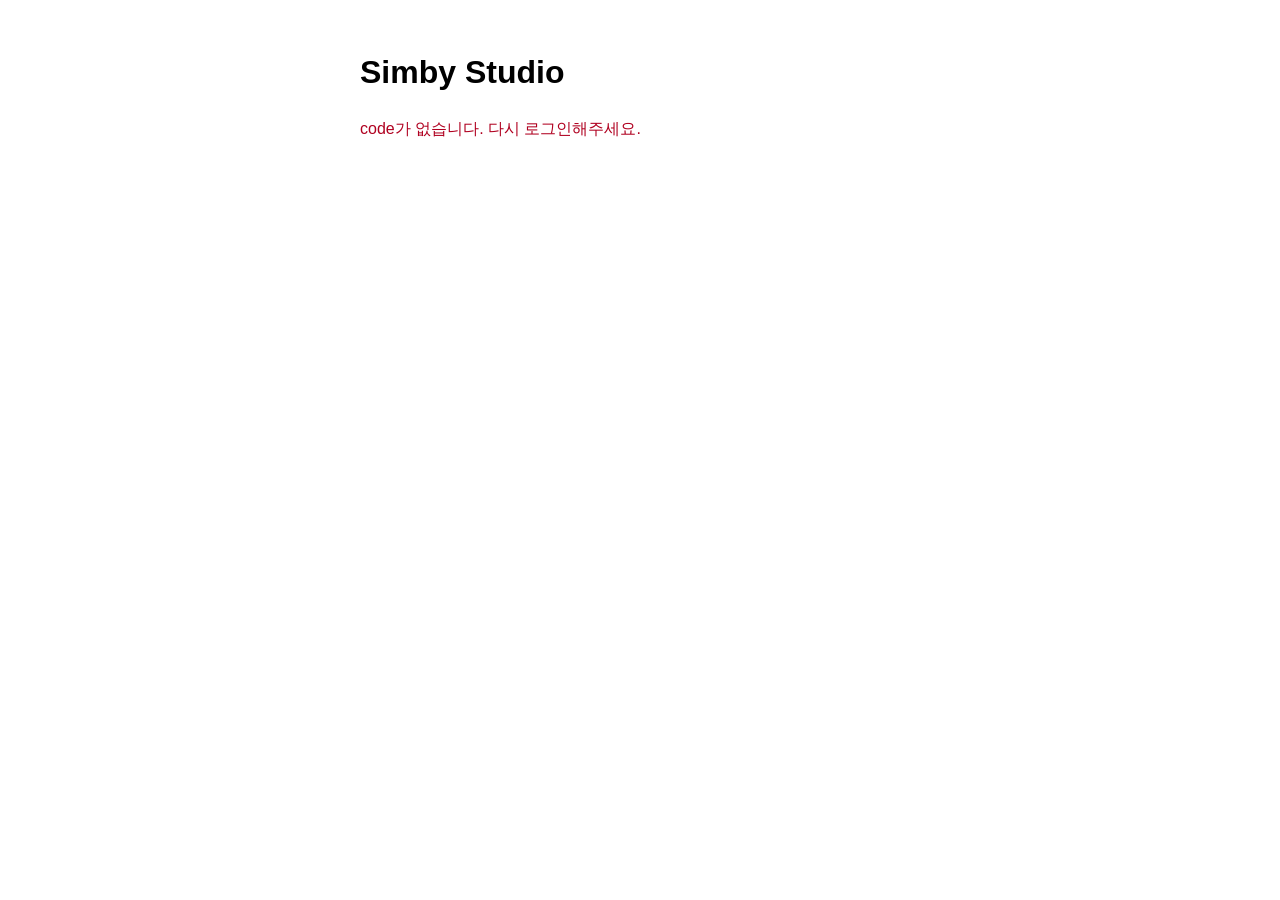
<file: tiktok-oauth-callback.html>
<!doctype html>
<html lang="ko">
<head>
  <meta charset="utf-8" />
  <title>Simby Studio OAuth Callback</title>
  <meta name="viewport" content="width=device-width, initial-scale=1" />
  <style>
    body { font-family: -apple-system, BlinkMacSystemFont, sans-serif; max-width: 560px; margin: 48px auto; padding: 0 16px; line-height: 1.5; }
    .ok { color: #0a7a32; }
    .err { color: #b00020; }
    code { word-break: break-all; }
  </style>
</head>
<body>
  <h1>Simby Studio</h1>
  <p id="msg">로그인 처리 중…</p>
  <script>
    (function () {
      const params = new URLSearchParams(window.location.search);
      const err = params.get('error');
      const code = params.get('code');
      const msg = document.getElementById('msg');
      if (err) {
        msg.className = 'err';
        msg.textContent = '로그인 오류: ' + err;
        return;
      }
      if (!code) {
        msg.className = 'err';
        msg.textContent = 'code가 없습니다. 다시 로그인해주세요.';
        return;
      }
      // Forward to local callback server
      const local = 'http://127.0.0.1:8787/callback?' + params.toString();
      msg.innerHTML = '로컬 앱으로 연결 중…<br><small>안 넘어가면 <a href="' + local + '">여기</a>를 누르세요.</small>';
      window.location.replace(local);
    })();
  </script>
</body>
</html>
</file>
<file: assets/site.css>
:root {
  color-scheme: dark;
  --bg: #0c1014;
  --bg-2: #141b22;
  --card: #171f28;
  --line: #2b3642;
  --fg: #f3f1ea;
  --muted: #9aa8b5;
  --accent: #6ec1ff;
  --accent-ink: #071018;
  --ok: #3ecf8e;
  --warn: #f0b429;
  --bad: #ff6b7a;
  --gold: #e4c56b;
  --maxw: 1080px;
}

* { box-sizing: border-box; }
html { scroll-behavior: smooth; }

body {
  margin: 0;
  font-family: ui-sans-serif, system-ui, -apple-system, "Segoe UI", Roboto, Helvetica, Arial, "Apple SD Gothic Neo", sans-serif;
  background: var(--bg);
  color: var(--fg);
  line-height: 1.65;
  -webkit-font-smoothing: antialiased;
  display: flex;
  flex-direction: column;
  min-height: 100vh;
}

a { color: var(--accent); text-decoration: none; }
a:hover { text-decoration: underline; }

.skip {
  position: absolute;
  left: -999px;
  top: 8px;
}
.skip:focus {
  left: 8px;
  z-index: 80;
  background: var(--accent);
  color: var(--accent-ink);
  padding: 8px 12px;
  border-radius: 8px;
}

/* ---------- header: never a hamburger. links wrap in place. ---------- */

.site-header {
  border-bottom: 1px solid var(--line);
  background: rgba(12, 16, 20, .94);
  backdrop-filter: saturate(140%) blur(10px);
  position: sticky;
  top: 0;
  z-index: 30;
}

.site-header .inner {
  max-width: var(--maxw);
  margin: 0 auto;
  padding: 11px 20px 8px;
  display: flex;
  align-items: center;
  justify-content: space-between;
  gap: 14px;
  flex-wrap: wrap;
}

.brand {
  display: flex;
  align-items: center;
  gap: 10px;
  color: var(--fg);
  font-weight: 750;
  font-size: 1.02rem;
  letter-spacing: -.015em;
}
.brand:hover { text-decoration: none; }
.brand img { display: block; border-radius: 7px; }

.site-nav {
  display: flex;
  align-items: center;
  gap: 14px 16px;
  flex-wrap: wrap;
  font-size: .9rem;
}
.site-nav a { color: var(--muted); font-weight: 550; }
.site-nav a:hover,
.site-nav a[aria-current="page"] { color: var(--fg); text-decoration: none; }

/* Legal links stay visible without opening any menu — TikTok review requirement */
.legal-bar {
  border-top: 1px solid var(--line);
  background: #0a0e12;
}
.legal-bar .inner {
  max-width: var(--maxw);
  margin: 0 auto;
  padding: 7px 20px;
  display: flex;
  flex-wrap: wrap;
  gap: 8px 18px;
  align-items: center;
  font-size: .86rem;
}
.legal-bar a { color: var(--gold); font-weight: 650; }
.legal-bar a:hover { color: #f3dc96; }
.legal-bar .sep { color: #4a5560; }

/* ---------- layout ---------- */

main { flex: 1 0 auto; }

.wrap {
  max-width: var(--maxw);
  margin: 0 auto;
  padding: 36px 20px 72px;
}
.wrap.narrow { max-width: 760px; }

h1 { font-size: 2rem; line-height: 1.22; letter-spacing: -.03em; margin: 0 0 12px; }
h2 { font-size: 1.22rem; letter-spacing: -.02em; margin: 2.1rem 0 .55rem; }
h3 { font-size: 1.02rem; margin: 0 0 6px; }
p { color: var(--muted); margin: 0 0 14px; }
li { color: var(--muted); }
strong { color: var(--fg); }
code {
  font-family: ui-monospace, Menlo, Consolas, monospace;
  font-size: .88em;
  color: var(--gold);
  background: #1a222b;
  padding: 1px 6px;
  border-radius: 5px;
}

.lead { font-size: 1.06rem; color: var(--muted); max-width: 64ch; }
.meta { color: #8698a8; font-size: .92rem; }

.kicker {
  display: inline-block;
  font-size: .74rem;
  font-weight: 750;
  letter-spacing: .12em;
  text-transform: uppercase;
  color: var(--gold);
  margin-bottom: 10px;
}

/* ---------- product stage (homepage IS the app) ---------- */

.product-stage {
  border-bottom: 1px solid var(--line);
  background:
    radial-gradient(900px 380px at 8% -20%, #1a3344 0%, transparent 58%),
    var(--bg);
}
.product-stage .wrap { padding-top: 28px; padding-bottom: 28px; }

.product-head { margin-bottom: 18px; }
.product-head h1 { font-size: 1.85rem; max-width: none; }
.product-head .lead { margin-bottom: 0; }

.trust-row {
  display: flex;
  flex-wrap: wrap;
  gap: 8px;
  margin: 14px 0 4px;
}
.chip {
  display: inline-flex;
  align-items: center;
  gap: 6px;
  padding: 5px 10px;
  border: 1px solid var(--line);
  border-radius: 999px;
  font-size: .78rem;
  color: var(--muted);
  background: #121920;
}
.chip b { color: var(--ok); font-weight: 750; }

/* ---------- buttons / cards ---------- */

.cta-row { display: flex; gap: 12px; flex-wrap: wrap; margin-top: 18px; }

.btn {
  display: inline-block;
  padding: 11px 18px;
  border-radius: 10px;
  font-weight: 750;
  font-size: .95rem;
  border: 1px solid transparent;
}
.btn:hover { text-decoration: none; }
.btn-primary { background: var(--accent); color: var(--accent-ink); }
.btn-primary:hover { background: #8ccfff; }
.btn-ghost { border-color: var(--line); color: var(--fg); background: transparent; }
.btn-ghost:hover { border-color: var(--accent); }

.grid { display: grid; gap: 14px; }
.grid-3 { grid-template-columns: repeat(3, 1fr); }
.grid-2 { grid-template-columns: repeat(2, 1fr); }

.card {
  background: var(--card);
  border: 1px solid var(--line);
  border-radius: 14px;
  padding: 18px 18px 16px;
}
.card p:last-child { margin-bottom: 0; }

.steps { counter-reset: step; display: grid; gap: 12px; margin: 18px 0 0; padding: 0; list-style: none; }
.steps > li {
  counter-increment: step;
  background: var(--card);
  border: 1px solid var(--line);
  border-radius: 14px;
  padding: 16px 18px 16px 58px;
  position: relative;
  color: var(--muted);
}
.steps > li::before {
  content: counter(step);
  position: absolute;
  left: 16px; top: 16px;
  width: 26px; height: 26px;
  border-radius: 50%;
  background: var(--accent);
  color: var(--accent-ink);
  font-weight: 800;
  font-size: .82rem;
  display: flex; align-items: center; justify-content: center;
}
.steps h3 { color: var(--fg); }

.callout {
  border: 1px solid var(--line);
  border-left: 3px solid var(--gold);
  background: var(--bg-2);
  border-radius: 0 12px 12px 0;
  padding: 14px 16px;
  margin: 18px 0;
}
.callout p:last-child { margin-bottom: 0; }

table.data { width: 100%; border-collapse: collapse; margin: 12px 0 18px; font-size: .93rem; }
table.data th, table.data td { text-align: left; padding: 10px 11px; border-bottom: 1px solid var(--line); vertical-align: top; }
table.data th { color: var(--fg); font-weight: 750; }
table.data td { color: var(--muted); }

.faq { border-top: 1px solid var(--line); margin-top: 8px; }
.faq details { border-bottom: 1px solid var(--line); padding: 13px 0; }
.faq summary { cursor: pointer; font-weight: 650; color: var(--fg); list-style: none; }
.faq summary::-webkit-details-marker { display: none; }
.faq summary::before { content: "+ "; color: var(--accent); font-weight: 800; }
.faq details[open] summary::before { content: "− "; }
.faq p { margin: 10px 0 0; }

/* ---------- footer ---------- */

.site-footer {
  flex-shrink: 0;
  border-top: 1px solid var(--line);
  background: #080b0e;
}
.site-footer .inner {
  max-width: var(--maxw);
  margin: 0 auto;
  padding: 26px 20px 34px;
  display: flex;
  justify-content: space-between;
  gap: 16px;
  flex-wrap: wrap;
  font-size: .9rem;
}
.site-footer .fbrand { display: flex; align-items: center; gap: 9px; color: var(--fg); font-weight: 750; }
.site-footer .fbrand img { display: block; border-radius: 6px; }
.site-footer nav { display: flex; gap: 16px; flex-wrap: wrap; align-items: center; }
.site-footer nav a { color: var(--muted); }
.site-footer nav a:hover { color: var(--fg); }
.site-footer .copy { color: #6e808f; width: 100%; margin: 0; font-size: .84rem; }

@media (max-width: 780px) {
  .grid-3, .grid-2 { grid-template-columns: 1fr; }
  h1 { font-size: 1.7rem; }
  .product-head h1 { font-size: 1.55rem; }
  .site-header .inner { padding: 10px 14px 6px; }
  .site-nav { gap: 10px 12px; font-size: .84rem; }
  .legal-bar .inner { padding: 7px 14px; }
}
</file>
<file: assets/publisher.css>
.pub { display: grid; gap: 14px; }
.pub-card {
  background: var(--card);
  border: 1px solid var(--line);
  border-radius: 14px;
  padding: 16px 16px 14px;
}
.pub-card h2 { margin: 0 0 12px; font-size: 1.02rem; }
.pub-row { display: grid; gap: 7px; margin-bottom: 12px; }
.pub-card label.field { font-size: .86rem; color: var(--muted); }
.pub-card input[type=text],
.pub-card textarea,
.pub-card select,
.pub-card input[type=file] {
  width: 100%;
  background: #10161d;
  color: var(--fg);
  border: 1px solid var(--line);
  border-radius: 10px;
  padding: 10px 12px;
  font: inherit;
}
.pub-card select:invalid { color: var(--muted); }
.pub-toggles { display: grid; gap: 9px; }
.pub-toggle { display: flex; align-items: center; gap: 10px; color: var(--fg); font-size: .94rem; }
.pub-toggle input:disabled + span { opacity: .45; }
.pub-preview { display: grid; grid-template-columns: 150px 1fr; gap: 14px; align-items: center; }
.pub-thumb {
  width: 150px;
  height: 266px;
  border-radius: 12px;
  background: #10161d;
  border: 1px solid var(--line);
  display: flex;
  align-items: center;
  justify-content: center;
  color: var(--muted);
  font-size: .84rem;
  overflow: hidden;
}
.pub-thumb video { width: 100%; height: 100%; object-fit: cover; }
.pub-note { color: var(--muted); font-size: .85rem; margin: 8px 0 0; }
.pub-warn { color: var(--warn); font-size: .85rem; margin: 8px 0 0; }
.pub-ok { color: var(--ok); }
.pub-pill {
  display: inline-block;
  padding: 3px 8px;
  border-radius: 999px;
  background: #243041;
  color: var(--fg);
  font-size: .78rem;
  margin: 0 6px 6px 0;
}
.pub-declare {
  font-size: .92rem;
  line-height: 1.5;
  color: var(--fg);
  background: #10161d;
  border: 1px solid var(--line);
  border-radius: 10px;
  padding: 12px;
}
.pub-actions { display: flex; gap: 10px; flex-wrap: wrap; align-items: center; margin-top: 12px; }
.pub-actions button {
  border: 0;
  border-radius: 10px;
  padding: 11px 16px;
  font: inherit;
  font-weight: 750;
  cursor: pointer;
}
.pub-actions .primary { background: var(--accent); color: var(--accent-ink); }
.pub-actions .primary:disabled { opacity: .35; cursor: not-allowed; }
.pub-actions .ghost { background: transparent; color: var(--fg); border: 1px solid var(--line); }
.pub-brand { display: none; gap: 10px; margin-top: 10px; padding: 12px; border: 1px dashed var(--line); border-radius: 10px; }
.pub-brand.show { display: grid; }
.pub-log {
  white-space: pre-wrap;
  font-family: ui-monospace, Menlo, monospace;
  font-size: .8rem;
  color: #c5ced9;
  background: #10161d;
  border-radius: 10px;
  padding: 12px;
  min-height: 76px;
  border: 1px solid var(--line);
  margin-top: 12px;
}

@media (max-width: 640px) {
  .pub-preview { grid-template-columns: 1fr; }
  .pub-thumb { width: 100%; height: 220px; }
}
</file>
